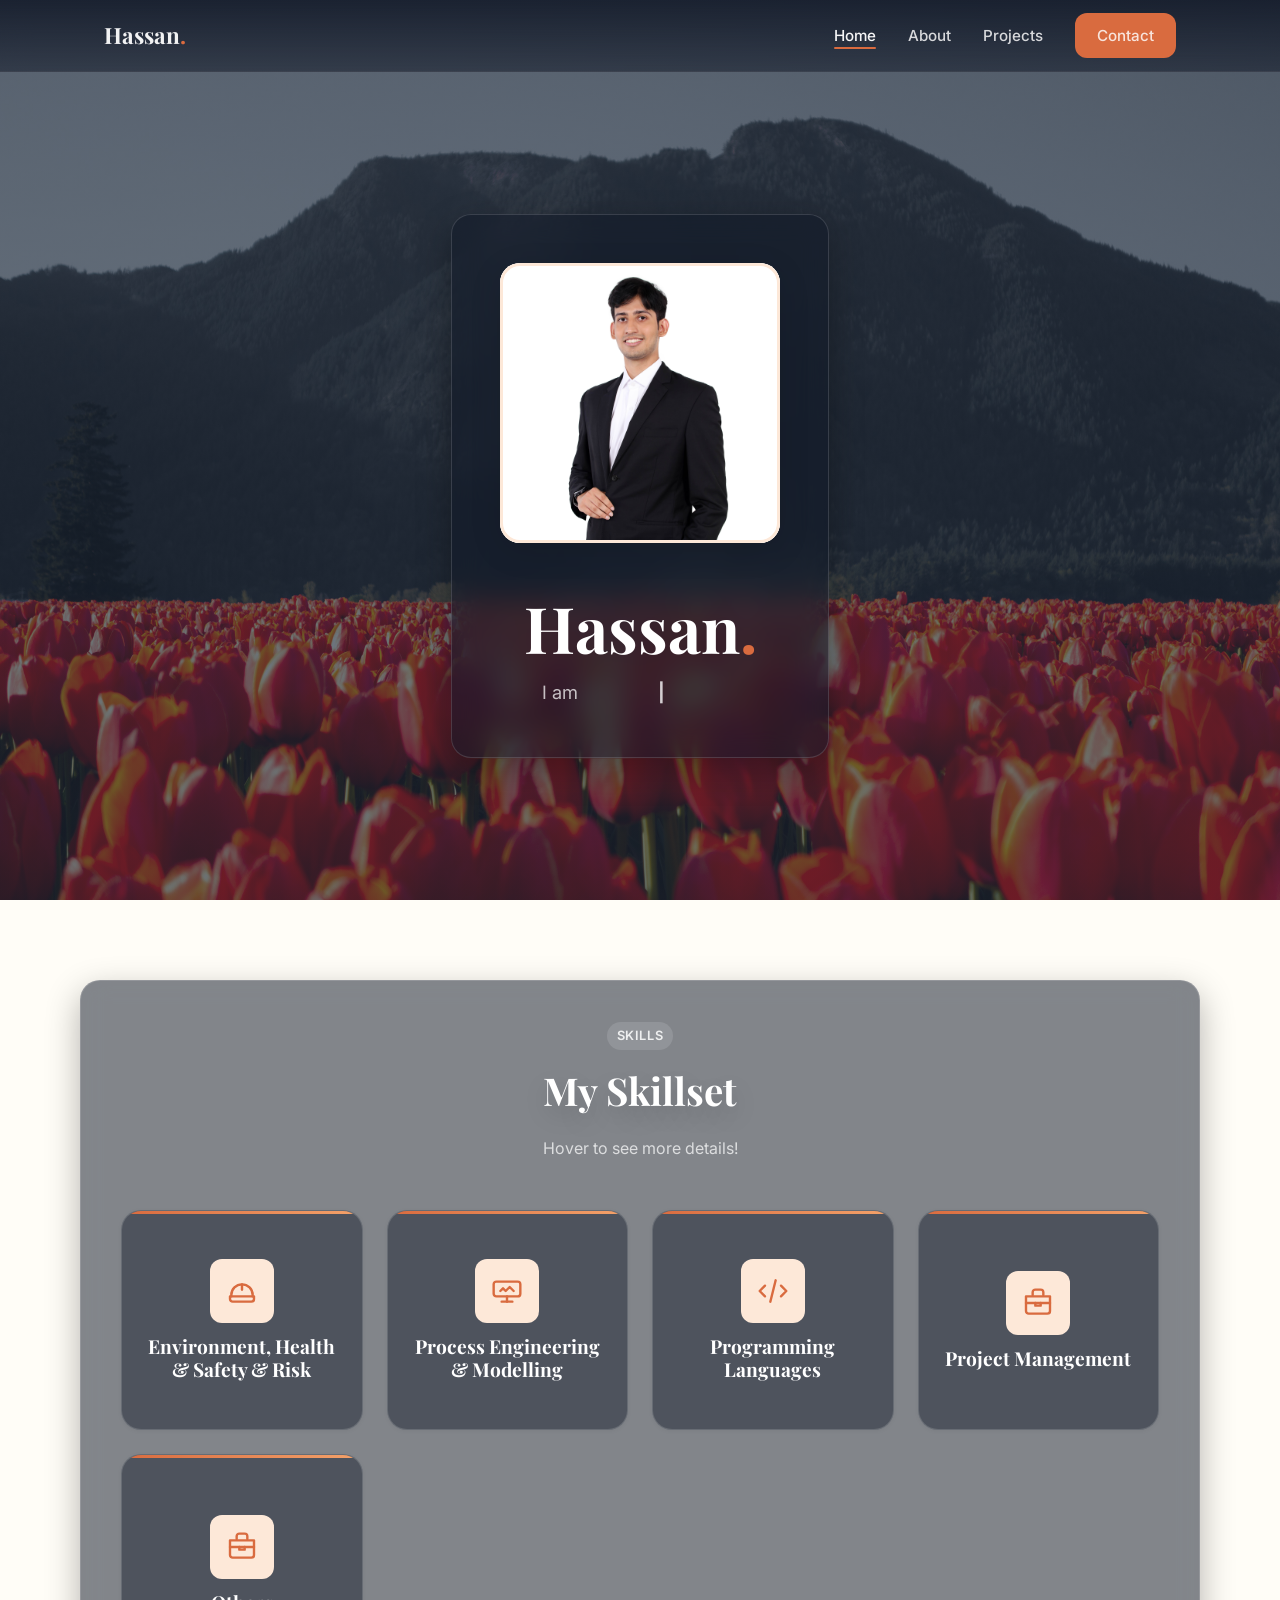
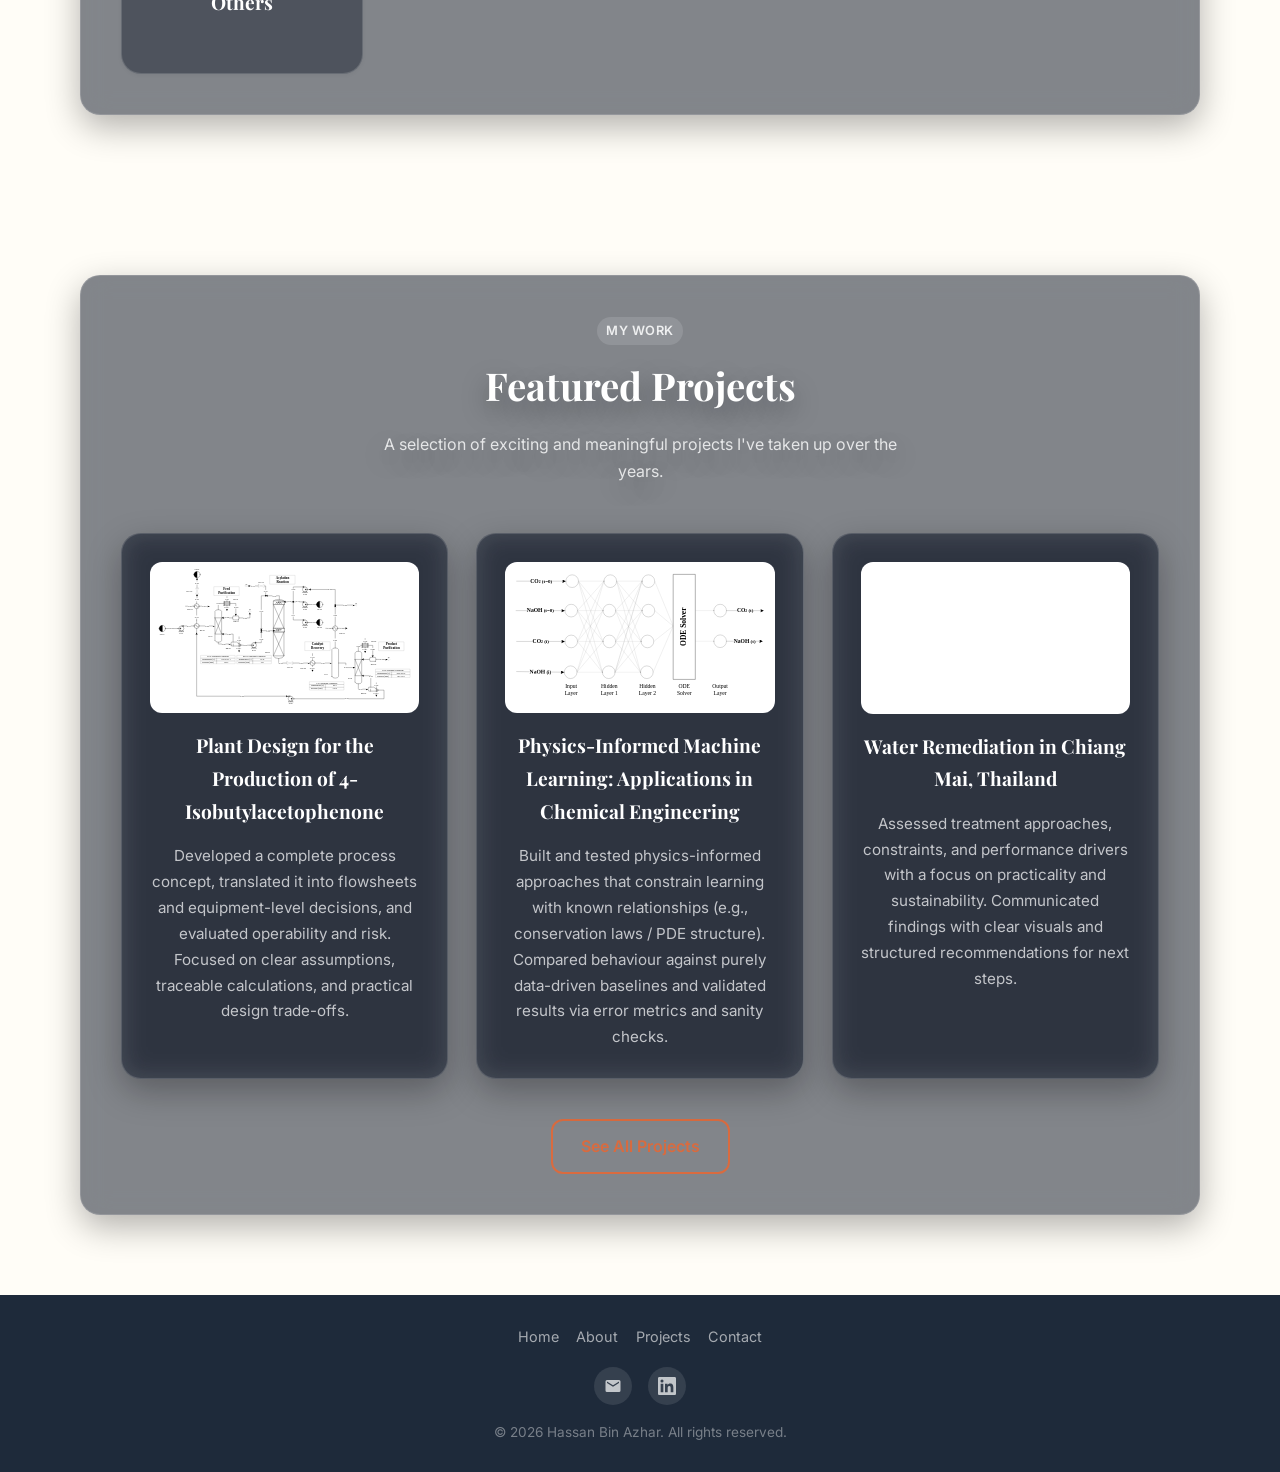
<file: index.html>
<!DOCTYPE html>
<html lang="en">
<head>
  <meta charset="UTF-8" />
  <meta name="viewport" content="width=device-width, initial-scale=1.0" />
  <title>Hassan - Home</title>
  <meta name="description" content="Personal website of Hassan Bin Azhar" />
  <link rel="preconnect" href="https://fonts.googleapis.com" />
  <link rel="preconnect" href="https://fonts.gstatic.com" crossorigin />
  <link href="https://fonts.googleapis.com/css2?family=Inter:wght@400;500;600&family=Playfair+Display:ital,wght@0,700;1,700&display=swap" rel="stylesheet" />
  <link rel="stylesheet" href="css/style.css" />
</head>
<body class="home">

  <!-- ====== Navigation ====== -->
  <nav class="navbar" role="navigation" aria-label="Main navigation">
    <div class="container nav-inner">
      <a href="index.html" class="nav-logo">Hassan<span>.</span></a>
      <button class="nav-toggle" aria-label="Toggle menu" aria-expanded="false">
        <span></span><span></span><span></span>
      </button>
      <ul class="nav-links" role="list">
        <li><a href="index.html">Home</a></li>
        <li><a href="about.html">About</a></li>
        <li><a href="projects.html">Projects</a></li>
        <li><a href="contact/" class="btn btn-primary" style="padding:.5rem 1.25rem;">Contact</a></li>
      </ul>
    </div>
  </nav>

  <main class="page-content">

    <!-- ====== Hero ====== -->
    <section class="hero">
      <div class="container hero-inner">
        <div class="hero-avatar">
          <img src="assets/profile.jpg" alt="Hassan Bin Azhar" width="280" height="280" loading="lazy" decoding="async" />
        </div>

        <div class="hero-text" style="text-align:center;">
          <h1 class="hero-title" style="margin-bottom:.75rem;">
            <strong>Hassan<span style="color:var(--clr-accent);">.</span></strong>
          </h1>
          <p class="hero-subtitle" style="max-width:none;margin-bottom:0;">
            I am <span class="typewriter" data-words='["an Engineer","a Researcher","an Achiever","a Team Player"]'></span>
          </p>
        </div>
      </div>
    </section>

    <!-- ====== Skills ====== -->
    <section class="section-pad section-panel skills-icons home-skills">
      <div class="container">
        <div class="section-heading reveal">
          <span class="badge">Skills</span>
          <h2>My Skillset</h2>
          <p>Hover to see more details!</p>
        </div>
        <div class="skills-icons-grid">
          <div class="skill-icon-card reveal" tabindex="0">
            <div class="skill-icon-header">
              <div class="skill-icon-badge" aria-hidden="true">
                <svg xmlns="http://www.w3.org/2000/svg" fill="none" viewBox="0 0 24 24" stroke="currentColor" stroke-width="1.8" stroke-linecap="round" stroke-linejoin="round">
                  <path d="M4 16v-1a8 8 0 0 1 16 0v1" />
                  <path d="M3 16h18v2a2 2 0 0 1-2 2H5a2 2 0 0 1-2-2v-2z" />
                  <path d="M12 7v4" />
                </svg>
              </div>
              <div>
                <h3>Environment, Health &amp; Safety &amp; Risk</h3>
              </div>
            </div>
            <div class="skill-icon-details" aria-label="EHS &amp; Risk skills">
              <span class="tag">HAZID/HAZOP</span>
              <span class="tag">Bow-Tie Analysis</span>
              <span class="tag">Sustainability &amp; Climate Risk</span>
              <span class="tag">Carbon Accounting</span>
            </div>
          </div>

          <div class="skill-icon-card reveal" tabindex="0">
            <div class="skill-icon-header">
              <div class="skill-icon-badge" aria-hidden="true">
                <svg xmlns="http://www.w3.org/2000/svg" fill="none" viewBox="0 0 24 24" stroke="currentColor" stroke-width="1.8" stroke-linecap="round" stroke-linejoin="round">
                  <path d="M4 5h16a2 2 0 0 1 2 2v7a2 2 0 0 1-2 2H4a2 2 0 0 1-2-2V7a2 2 0 0 1 2-2z" />
                  <path d="M8 20h8" />
                  <path d="M12 16v4" />
                  <path d="M7 12l2-2 2 2 3-3 3 3" />
                </svg>
              </div>
              <div>
                <h3>Process Engineering &amp; Modelling</h3>
              </div>
            </div>
            <div class="skill-icon-details" aria-label="Process engineering and modelling skills">
              <span class="tag">Process Development</span>
              <span class="tag">Process Control</span>
              <span class="tag">Aspen HYSYS</span>
              <span class="tag">ALOHA</span>
            </div>
          </div>

          <div class="skill-icon-card reveal" tabindex="0">
            <div class="skill-icon-header">
              <div class="skill-icon-badge" aria-hidden="true">
                <svg xmlns="http://www.w3.org/2000/svg" fill="none" viewBox="0 0 24 24" stroke="currentColor" stroke-width="1.8" stroke-linecap="round" stroke-linejoin="round">
                  <path d="M10 20l4-16m4 4l4 4-4 4M6 16l-4-4 4-4" />
                </svg>
              </div>
              <div>
                <h3>Programming Languages</h3>
              </div>
            </div>
            <div class="skill-icon-details" aria-label="Programming languages">
              <span class="tag">MATLAB</span>
              <span class="tag">Python</span>
              <span class="tag">C</span>
              <span class="tag">HTML</span>
              <span class="tag">SQL</span>
              <span class="tag">Excel VBA</span>
            </div>
          </div>

          <div class="skill-icon-card reveal" tabindex="0">
            <div class="skill-icon-header">
              <div class="skill-icon-badge" aria-hidden="true">
                <svg xmlns="http://www.w3.org/2000/svg" fill="none" viewBox="0 0 24 24" stroke="currentColor" stroke-width="1.8" stroke-linecap="round" stroke-linejoin="round">
                  <path d="M8 6V4a2 2 0 0 1 2-2h4a2 2 0 0 1 2 2v2" />
                  <path d="M3 7h18v11a2 2 0 0 1-2 2H5a2 2 0 0 1-2-2V7z" />
                  <path d="M3 12h18" />
                  <path d="M10 12v2h4v-2" />
                </svg>
              </div>
              <div>
                <h3>Project Management</h3>
              </div>
            </div>
            <div class="skill-icon-details" aria-label="Project management skills">
              <span class="tag">Cross-Functional Communication</span>
              <span class="tag">Scheduling</span>
              <span class="tag">Budgeting</span>
            </div>
          </div>

          <div class="skill-icon-card reveal" tabindex="0">
            <div class="skill-icon-header">
              <div class="skill-icon-badge" aria-hidden="true">
                <svg xmlns="http://www.w3.org/2000/svg" fill="none" viewBox="0 0 24 24" stroke="currentColor" stroke-width="1.8" stroke-linecap="round" stroke-linejoin="round">
                  <path d="M8 6V4a2 2 0 0 1 2-2h4a2 2 0 0 1 2 2v2" />
                  <path d="M3 7h18v11a2 2 0 0 1-2 2H5a2 2 0 0 1-2-2V7z" />
                  <path d="M3 12h18" />
                  <path d="M10 12v2h4v-2" />
                </svg>
              </div>
              <div>
                <h3>Others</h3>
              </div>
            </div>
            <div class="skill-icon-details" aria-label="Other tools">
              <span class="tag">Microsoft Office</span>
              <span class="tag">VSCode</span>
              <span class="tag">GitHub</span>
            </div>
          </div>
        </div>
      </div>
    </section>

    <!-- ====== Featured Projects ====== -->
    <section class="section-pad section-panel section-on-bg home-featured">
      <div class="container">
        <div class="section-heading reveal">
          <span class="badge">My Work</span>
          <h2>Featured Projects</h2>
          <p>A selection of exciting and meaningful projects I've taken up over the years.</p>
        </div>
        <div class="card-grid">
          <article class="card reveal">
            <div class="card-thumb card-thumb--white">
              <img src="assets/project-plant-design.svg" alt="Plant design project thumbnail" loading="lazy" decoding="async" />
            </div>
            <h3>Plant Design for the Production of 4-Isobutylacetophenone</h3>
            <p class="card-summary">Developed a complete process concept, translated it into flowsheets and equipment-level decisions, and evaluated operability and risk. Focused on clear assumptions, traceable calculations, and practical design trade-offs.</p>
          </article>
          <article class="card reveal">
            <div class="card-thumb card-thumb--white">
              <img src="assets/project-physics-ml.svg" alt="Physics-informed machine learning project thumbnail" loading="lazy" decoding="async" />
            </div>
            <h3>Physics-Informed Machine Learning: Applications in Chemical Engineering</h3>
            <p class="card-summary">Built and tested physics-informed approaches that constrain learning with known relationships (e.g., conservation laws / PDE structure). Compared behaviour against purely data-driven baselines and validated results via error metrics and sanity checks.</p>
          </article>
          <article class="card reveal">
            <div class="card-thumb">
              <img src="assets/project-water-remediation.jpg" alt="Water remediation project thumbnail" loading="lazy" decoding="async" />
            </div>
            <h3>Water Remediation in Chiang Mai, Thailand</h3>
            <p class="card-summary">Assessed treatment approaches, constraints, and performance drivers with a focus on practicality and sustainability. Communicated findings with clear visuals and structured recommendations for next steps.</p>
          </article>
        </div>
        <div class="text-center" style="margin-top:2.5rem;">
          <a href="projects.html" class="btn btn-outline">See All Projects</a>
        </div>
      </div>
    </section>

  </main>

  <!-- ====== Footer ====== -->
  <footer class="footer">
    <div class="container footer-inner">
      <ul class="footer-links" role="list">
        <li><a href="index.html">Home</a></li>
        <li><a href="about.html">About</a></li>
        <li><a href="projects.html">Projects</a></li>
        <li><a href="contact/">Contact</a></li>
      </ul>
      <div class="social-links">
        <a href="mailto:HassanAzhar@u.nus.edu" class="social-link" aria-label="Email">
          <svg xmlns="http://www.w3.org/2000/svg" viewBox="0 0 24 24" fill="currentColor"><path d="M20 4H4a2 2 0 00-2 2v12a2 2 0 002 2h16a2 2 0 002-2V6a2 2 0 00-2-2zm0 4l-8 5-8-5V6l8 5 8-5v2z"/></svg>
        </a>
        <a href="https://www.linkedin.com/in/hbazhar/" class="social-link" aria-label="LinkedIn">
          <svg xmlns="http://www.w3.org/2000/svg" viewBox="0 0 24 24" fill="currentColor"><path d="M20.447 20.452h-3.554v-5.569c0-1.328-.027-3.037-1.852-3.037-1.853 0-2.136 1.445-2.136 2.939v5.667H9.351V9h3.414v1.561h.046c.477-.9 1.637-1.85 3.37-1.85 3.601 0 4.267 2.37 4.267 5.455v6.286zM5.337 7.433a2.062 2.062 0 01-2.063-2.065 2.064 2.064 0 112.063 2.065zm1.782 13.019H3.555V9h3.564v11.452zM22.225 0H1.771C.792 0 0 .774 0 1.729v20.542C0 23.227.792 24 1.771 24h20.451C23.2 24 24 23.227 24 22.271V1.729C24 .774 23.2 0 22.222 0h.003z"/></svg>
        </a>
      </div>
      <p class="footer-copy">&copy; <span id="year"></span> Hassan Bin Azhar. All rights reserved.</p>
    </div>
  </footer>

  <script src="js/main.js"></script>
  <script>document.getElementById('year').textContent = new Date().getFullYear();</script>
</body>
</html>
</file>
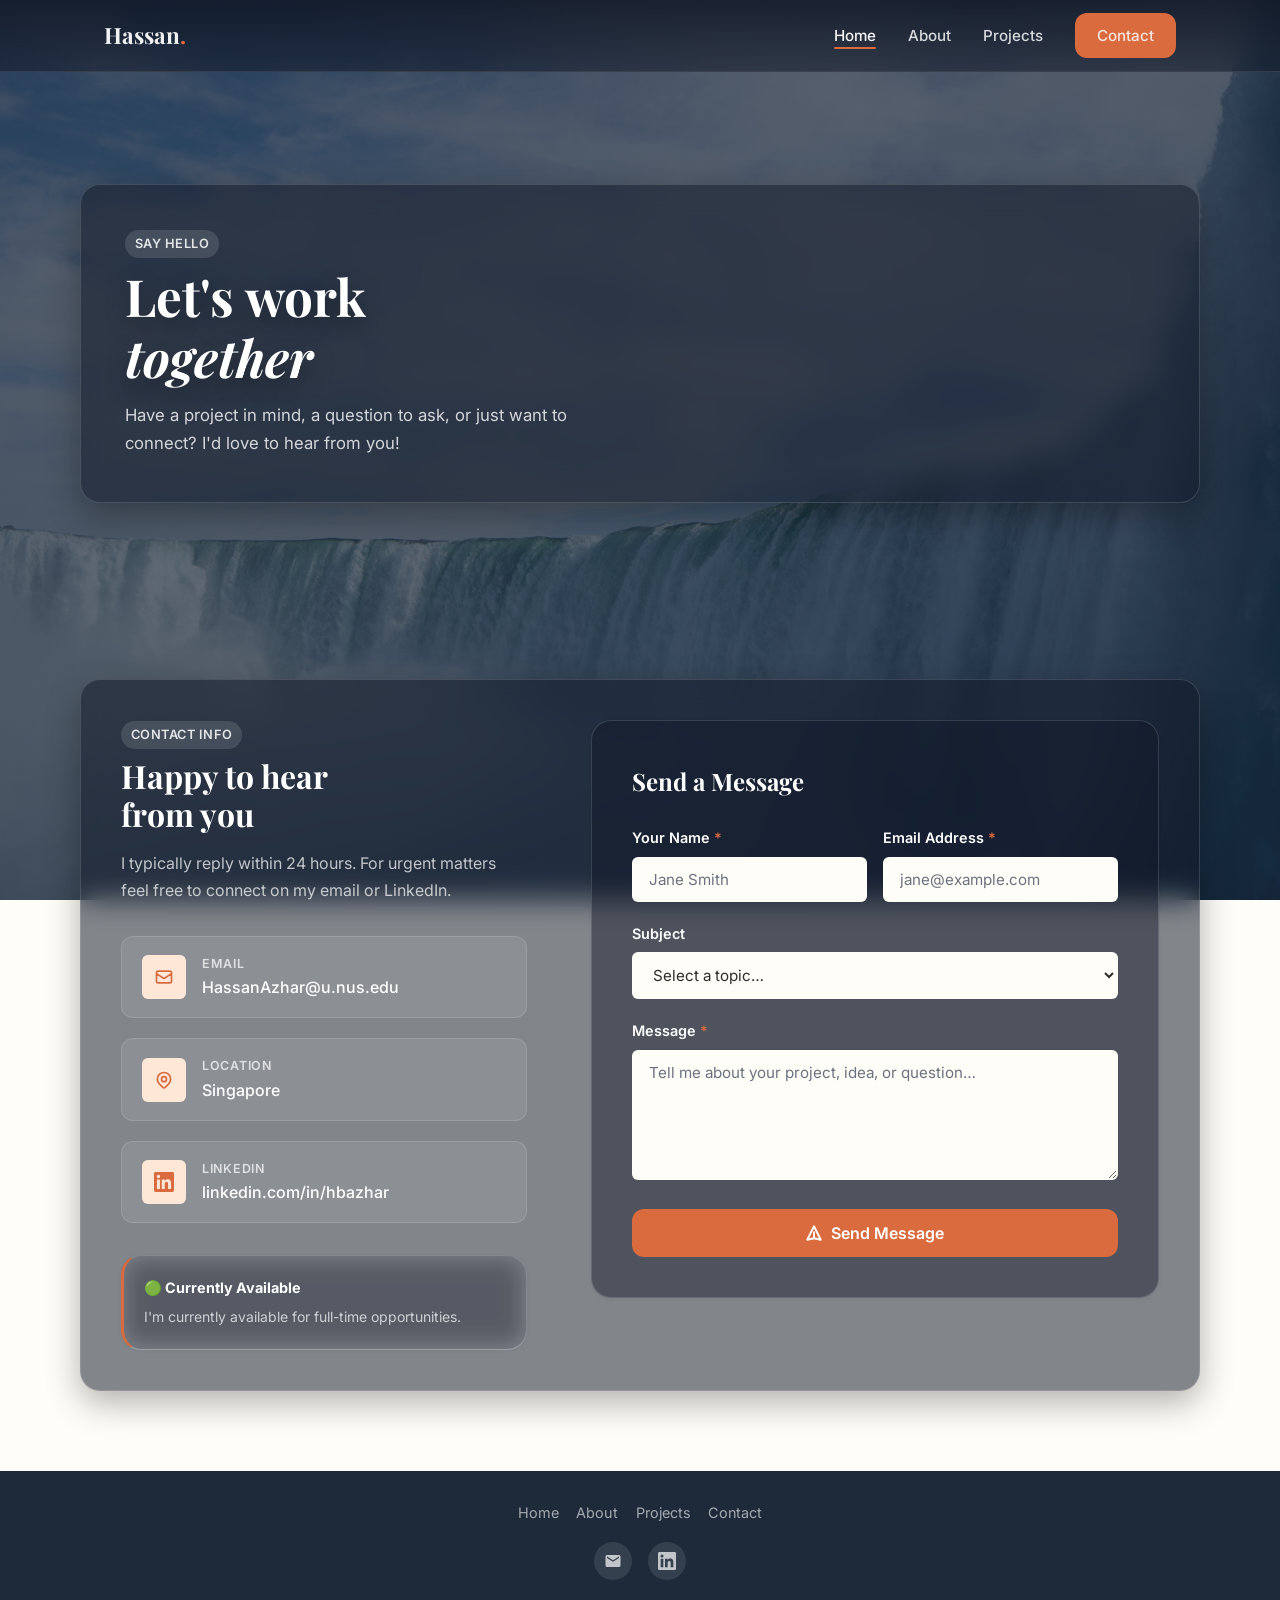
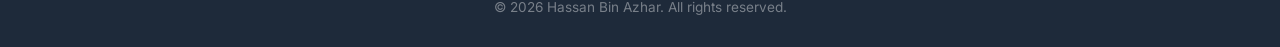
<file: contact/index.html>
<!DOCTYPE html>
<html lang="en">
<head>
  <meta charset="UTF-8" />
  <meta name="viewport" content="width=device-width, initial-scale=1.0" />
  <title>Hassan - Contact</title>
  <meta name="description" content="Get in touch with Hassan Bin Azhar — for project inquiries, collaborations, or just to say hello." />
  <base href="../" />
  <link rel="preconnect" href="https://fonts.googleapis.com" />
  <link rel="preconnect" href="https://fonts.gstatic.com" crossorigin />
  <link href="https://fonts.googleapis.com/css2?family=Inter:wght@400;500;600&family=Playfair+Display:ital,wght@0,700;1,700&display=swap" rel="stylesheet" />
  <link rel="stylesheet" href="css/style.css" />
</head>
<body class="has-bg bg-contact">

  <!-- ====== Navigation ====== -->
  <nav class="navbar" role="navigation" aria-label="Main navigation">
    <div class="container nav-inner">
      <a href="index.html" class="nav-logo">Hassan<span>.</span></a>
      <button class="nav-toggle" aria-label="Toggle menu" aria-expanded="false">
        <span></span><span></span><span></span>
      </button>
      <ul class="nav-links" role="list">
        <li><a href="index.html">Home</a></li>
        <li><a href="about.html">About</a></li>
        <li><a href="projects.html">Projects</a></li>
        <li><a href="contact/" class="btn btn-primary" style="padding:.5rem 1.25rem;">Contact</a></li>
      </ul>
    </div>
  </nav>

  <main class="page-content">

    <!-- ====== Page Hero ====== -->
    <div class="page-hero">
      <div class="container">
        <span class="badge">Say Hello</span>
        <h1 style="font-family:var(--font-heading);font-size:clamp(2rem,4vw,3.2rem);color:var(--clr-primary);margin-top:.5rem;line-height:1.2;">Let's work<br><em>together</em></h1>
        <p style="color:var(--clr-text-muted);margin-top:.75rem;max-width:480px;font-size:1.05rem;">
          Have a project in mind, a question to ask, or just want to connect? I'd love to hear from you!
        </p>
      </div>
    </div>

    <!-- ====== Contact Grid ====== -->
    <section class="section-pad section-panel">
      <div class="container">
        <div class="contact-grid">

          <!-- Left: info -->
          <div class="reveal">
            <span class="badge">Contact Info</span>
            <h2 style="font-family:var(--font-heading);font-size:clamp(1.6rem,2.5vw,2.2rem);color:var(--clr-primary);margin:.5rem 0 1rem;line-height:1.2;">Happy to hear<br>from you</h2>
            <p style="color:var(--clr-text-muted);margin-bottom:2rem;font-size:1rem;">
              I typically reply within 24 hours. For urgent matters feel free to connect on my email or LinkedIn.
            </p>

            <dl class="contact-methods">
              <div class="contact-method">
                <div class="contact-method-icon">
                  <svg xmlns="http://www.w3.org/2000/svg" fill="none" viewBox="0 0 24 24" stroke="currentColor" stroke-width="2"><path stroke-linecap="round" stroke-linejoin="round" d="M3 8l7.89 5.26a2 2 0 002.22 0L21 8M5 19h14a2 2 0 002-2V7a2 2 0 00-2-2H5a2 2 0 00-2 2v10a2 2 0 002 2z"/></svg>
                </div>
                <div class="contact-method-text">
                  <dt>Email</dt>
                  <dd><a href="mailto:HassanAzhar@u.nus.edu" style="color:var(--clr-primary);">HassanAzhar@u.nus.edu</a></dd>
                </div>
              </div>
              <div class="contact-method">
                <div class="contact-method-icon">
                  <svg xmlns="http://www.w3.org/2000/svg" fill="none" viewBox="0 0 24 24" stroke="currentColor" stroke-width="2"><path stroke-linecap="round" stroke-linejoin="round" d="M17.657 16.657L13.414 20.9a1.998 1.998 0 01-2.827 0l-4.244-4.243a8 8 0 1111.314 0z"/><path stroke-linecap="round" stroke-linejoin="round" d="M15 11a3 3 0 11-6 0 3 3 0 016 0z"/></svg>
                </div>
                <div class="contact-method-text">
                  <dt>Location</dt>
                  <dd>Singapore</dd>
                </div>
              </div>
              <div class="contact-method">
                <div class="contact-method-icon">
                  <svg xmlns="http://www.w3.org/2000/svg" viewBox="0 0 24 24" fill="currentColor" style="width:20px;height:20px;color:var(--clr-accent);"><path d="M20.447 20.452h-3.554v-5.569c0-1.328-.027-3.037-1.852-3.037-1.853 0-2.136 1.445-2.136 2.939v5.667H9.351V9h3.414v1.561h.046c.477-.9 1.637-1.85 3.37-1.85 3.601 0 4.267 2.37 4.267 5.455v6.286zM5.337 7.433a2.062 2.062 0 01-2.063-2.065 2.064 2.064 0 112.063 2.065zm1.782 13.019H3.555V9h3.564v11.452zM22.225 0H1.771C.792 0 0 .774 0 1.729v20.542C0 23.227.792 24 1.771 24h20.451C23.2 24 24 23.227 24 22.271V1.729C24 .774 23.2 0 22.222 0h.003z"/></svg>
                </div>
                <div class="contact-method-text">
                  <dt>LinkedIn</dt>
                  <dd><a href="https://www.linkedin.com/in/hbazhar/" style="color:var(--clr-primary);">linkedin.com/in/hbazhar</a></dd>
                </div>
              </div>
            </dl>

            <!-- Availability note -->
            <div class="availability-card">
              <p class="availability-title">🟢 Currently Available</p>
              <p class="availability-text">I'm currently available for full-time opportunities.</p>
            </div>
          </div>

          <!-- Right: form -->
          <div class="contact-form-wrap reveal">
            <h2>Send a Message</h2>
            <form id="contact-form" action="https://formsubmit.co/HassanAzhar@u.nus.edu" method="POST" novalidate>
              <input type="text" name="_honey" style="display:none" tabindex="-1" autocomplete="off" />
              <input type="hidden" name="_subject" value="New message from hassanbinazhar.com" />
              <input type="hidden" name="_captcha" value="false" />
              <div class="form-row">
                <div class="form-group">
                  <label for="name">Your Name <span style="color:var(--clr-accent);">*</span></label>
                  <input type="text" id="name" name="name" placeholder="Jane Smith" required autocomplete="name" />
                </div>
                <div class="form-group">
                  <label for="email">Email Address <span style="color:var(--clr-accent);">*</span></label>
                  <input type="email" id="email" name="email" placeholder="jane@example.com" required autocomplete="email" />
                </div>
              </div>
              <div class="form-group">
                <label for="subject">Subject</label>
                <select id="subject" name="subject">
                  <option value="">Select a topic…</option>
                  <option value="project">New Job Opportunity</option>
                  <option value="freelance">Freelance Work</option>
                  <option value="collaboration">Collaboration</option>
                  <option value="other">Other</option>
                </select>
              </div>
              <div class="form-group">
                <label for="message">Message <span style="color:var(--clr-accent);">*</span></label>
                <textarea id="message" name="message" placeholder="Tell me about your project, idea, or question…" required></textarea>
              </div>
              <div class="form-submit">
                <button type="submit" class="btn btn-primary">
                  <svg xmlns="http://www.w3.org/2000/svg" width="18" height="18" fill="none" viewBox="0 0 24 24" stroke="currentColor" stroke-width="2.5"><path stroke-linecap="round" stroke-linejoin="round" d="M12 19l9 2-9-18-9 18 9-2zm0 0v-8"/></svg>
                  Send Message
                </button>
              </div>
            </form>

            <!-- Success state -->
            <div id="form-success" class="form-success">
              <svg xmlns="http://www.w3.org/2000/svg" fill="none" viewBox="0 0 24 24" stroke="currentColor" stroke-width="1.5"><path stroke-linecap="round" stroke-linejoin="round" d="M9 12l2 2 4-4m6 2a9 9 0 11-18 0 9 9 0 0118 0z"/></svg>
              <h3>Message Sent! 🎉</h3>
              <p>Thanks for reaching out. I'll get back to you within 24 hours.</p>
            </div>
          </div>

        </div>
      </div>
    </section>

  </main>

  <!-- ====== Footer ====== -->
  <footer class="footer">
    <div class="container footer-inner">
      <ul class="footer-links" role="list">
        <li><a href="index.html">Home</a></li>
        <li><a href="about.html">About</a></li>
        <li><a href="projects.html">Projects</a></li>
        <li><a href="contact/">Contact</a></li>
      </ul>
      <div class="social-links">
        <a href="mailto:HassanAzhar@u.nus.edu" class="social-link" aria-label="Email">
          <svg xmlns="http://www.w3.org/2000/svg" viewBox="0 0 24 24" fill="currentColor"><path d="M20 4H4a2 2 0 00-2 2v12a2 2 0 002 2h16a2 2 0 002-2V6a2 2 0 00-2-2zm0 4l-8 5-8-5V6l8 5 8-5v2z"/></svg>
        </a>
        <a href="https://www.linkedin.com/in/hbazhar/" class="social-link" aria-label="LinkedIn">
          <svg xmlns="http://www.w3.org/2000/svg" viewBox="0 0 24 24" fill="currentColor"><path d="M20.447 20.452h-3.554v-5.569c0-1.328-.027-3.037-1.852-3.037-1.853 0-2.136 1.445-2.136 2.939v5.667H9.351V9h3.414v1.561h.046c.477-.9 1.637-1.85 3.37-1.85 3.601 0 4.267 2.37 4.267 5.455v6.286zM5.337 7.433a2.062 2.062 0 01-2.063-2.065 2.064 2.064 0 112.063 2.065zm1.782 13.019H3.555V9h3.564v11.452zM22.225 0H1.771C.792 0 0 .774 0 1.729v20.542C0 23.227.792 24 1.771 24h20.451C23.2 24 24 23.227 24 22.271V1.729C24 .774 23.2 0 22.222 0h.003z"/></svg>
        </a>
      </div>
      <p class="footer-copy">&copy; <span id="year"></span> Hassan Bin Azhar. All rights reserved.</p>
    </div>
  </footer>

  <script src="js/main.js"></script>
  <script>document.getElementById('year').textContent = new Date().getFullYear();</script>
</body>
</html>
</file>
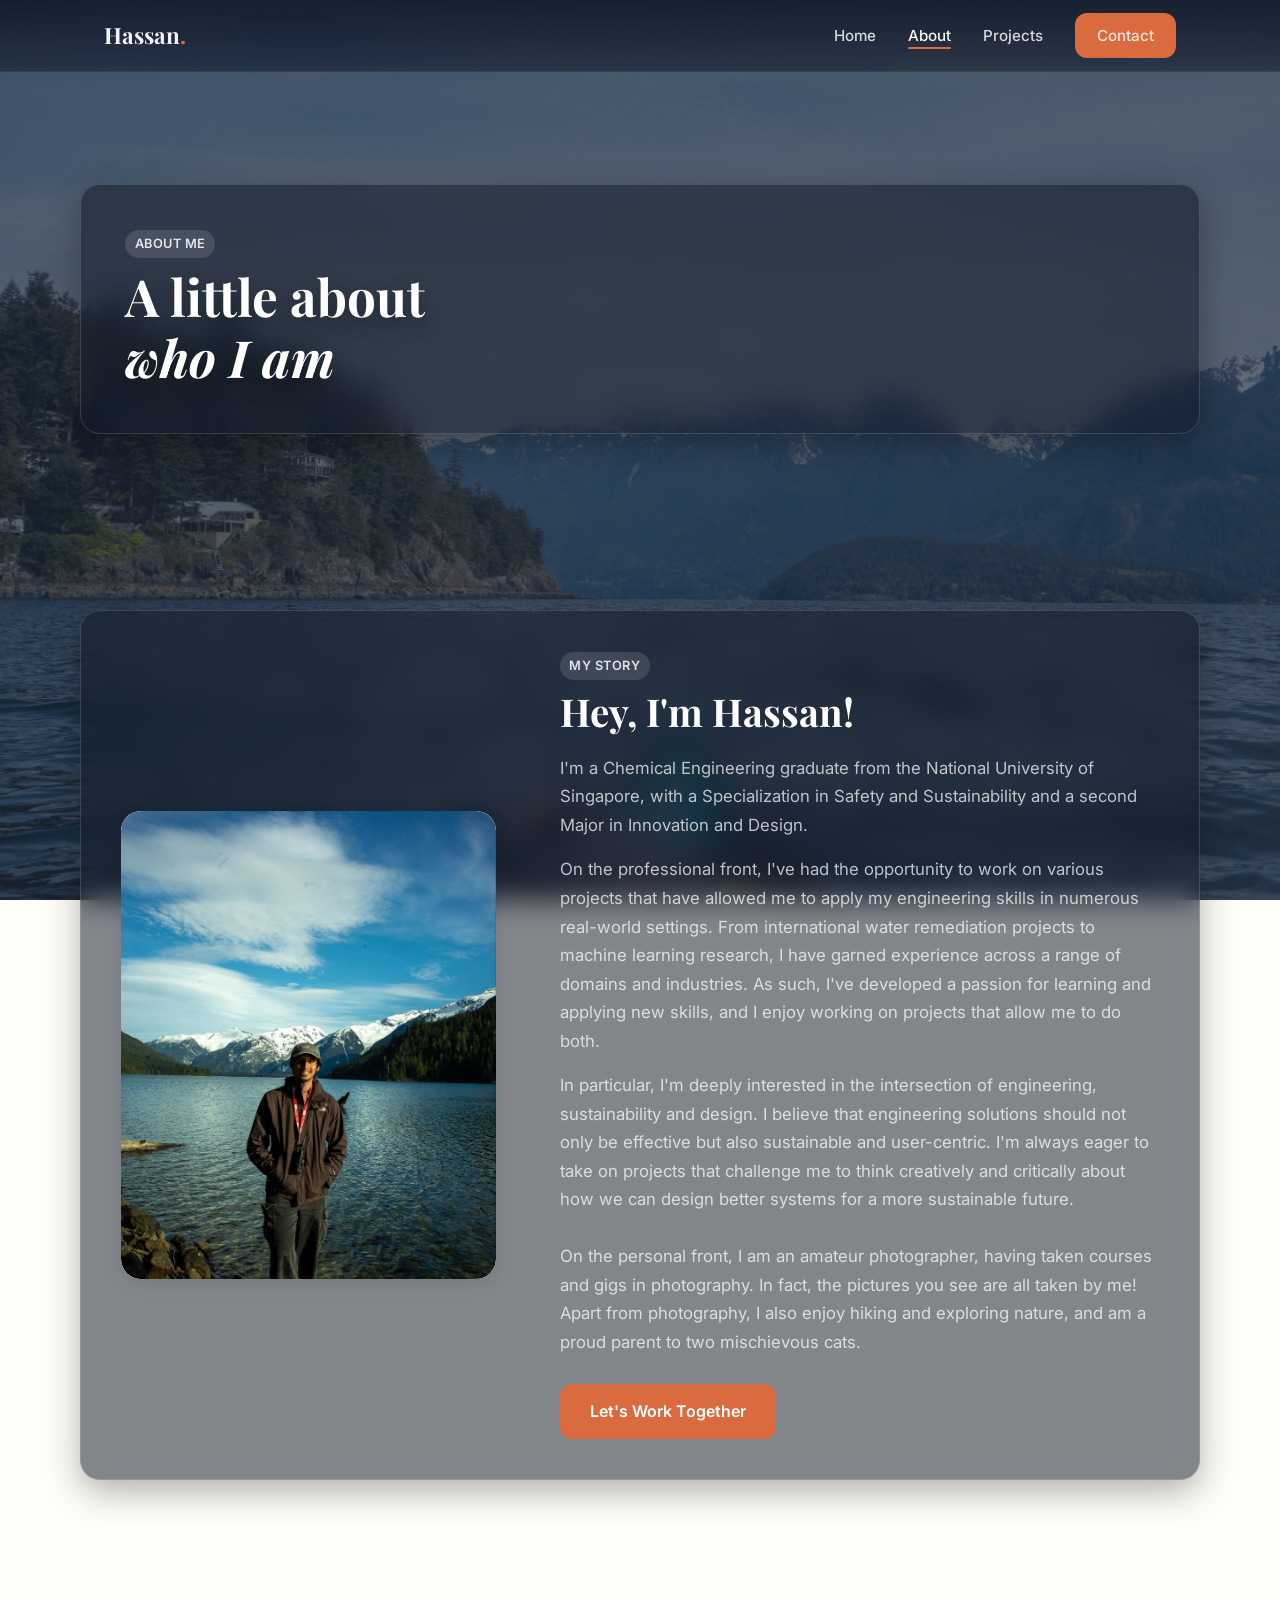
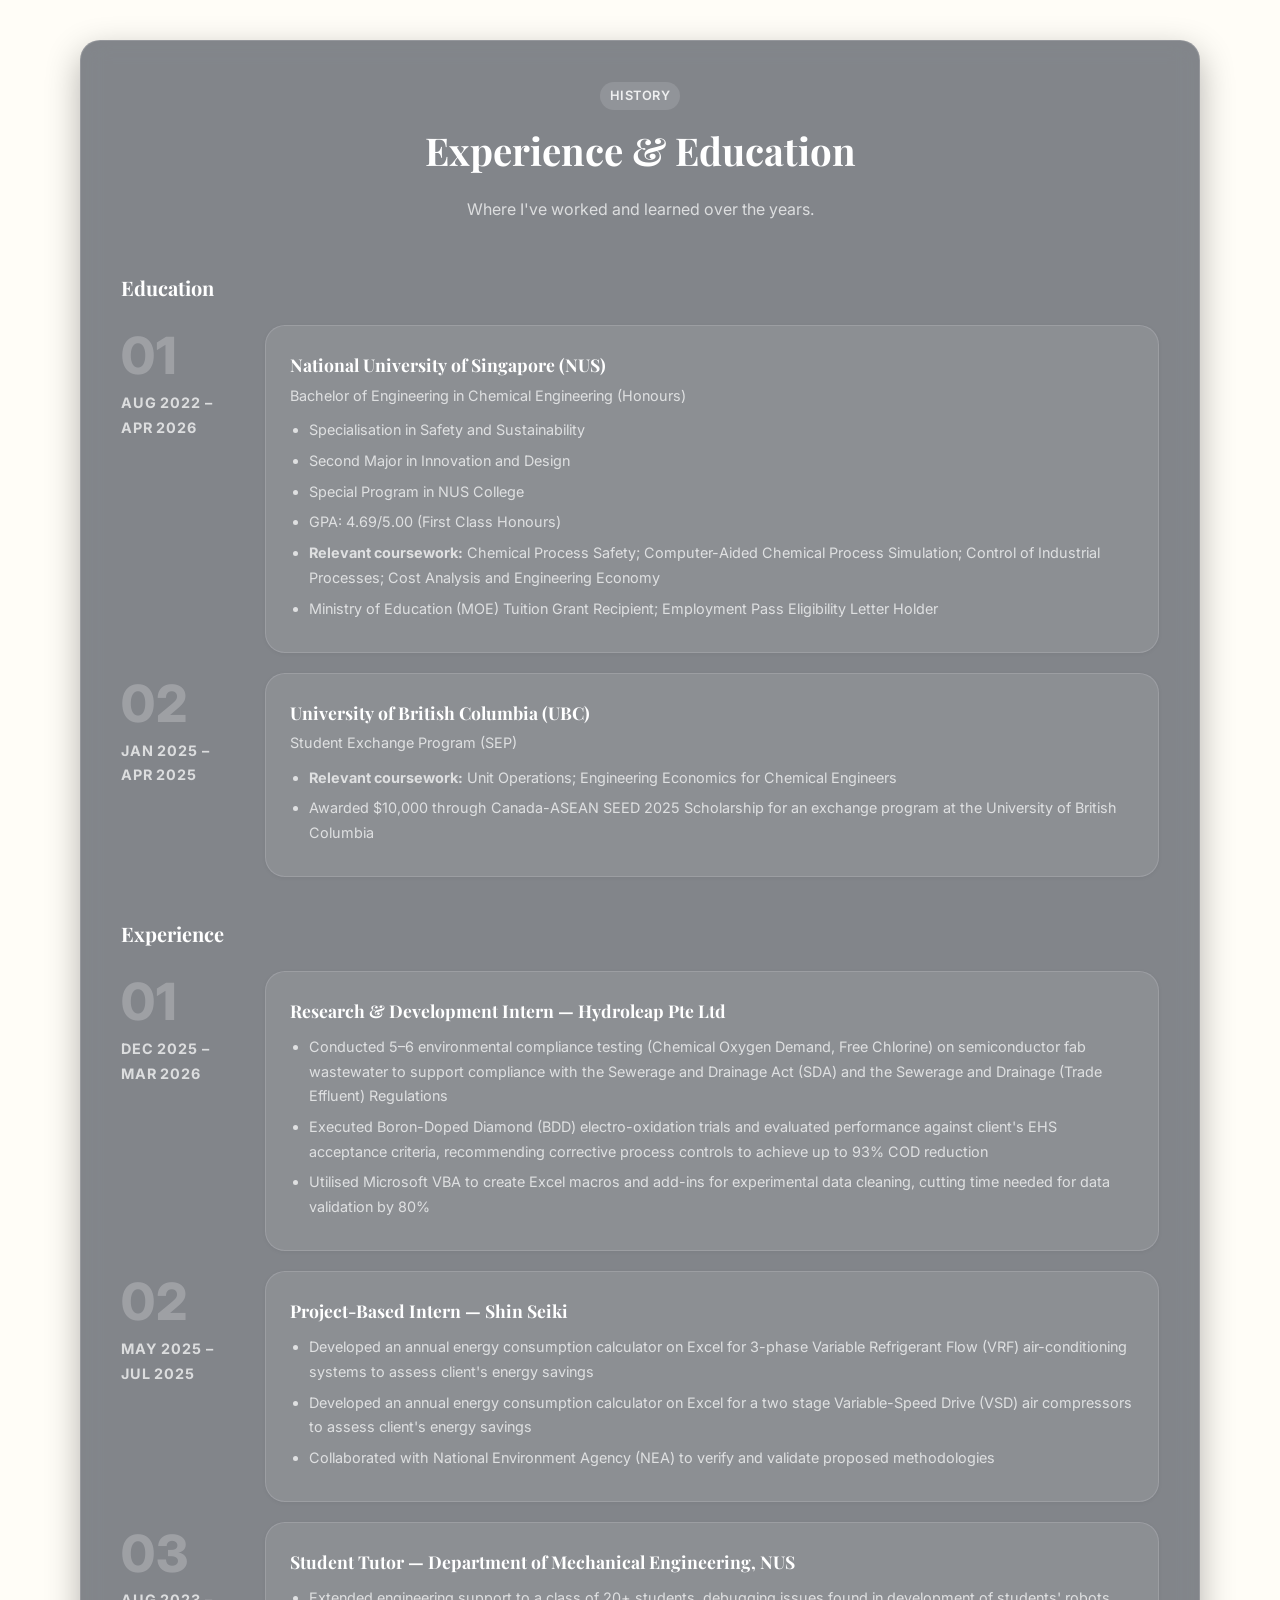
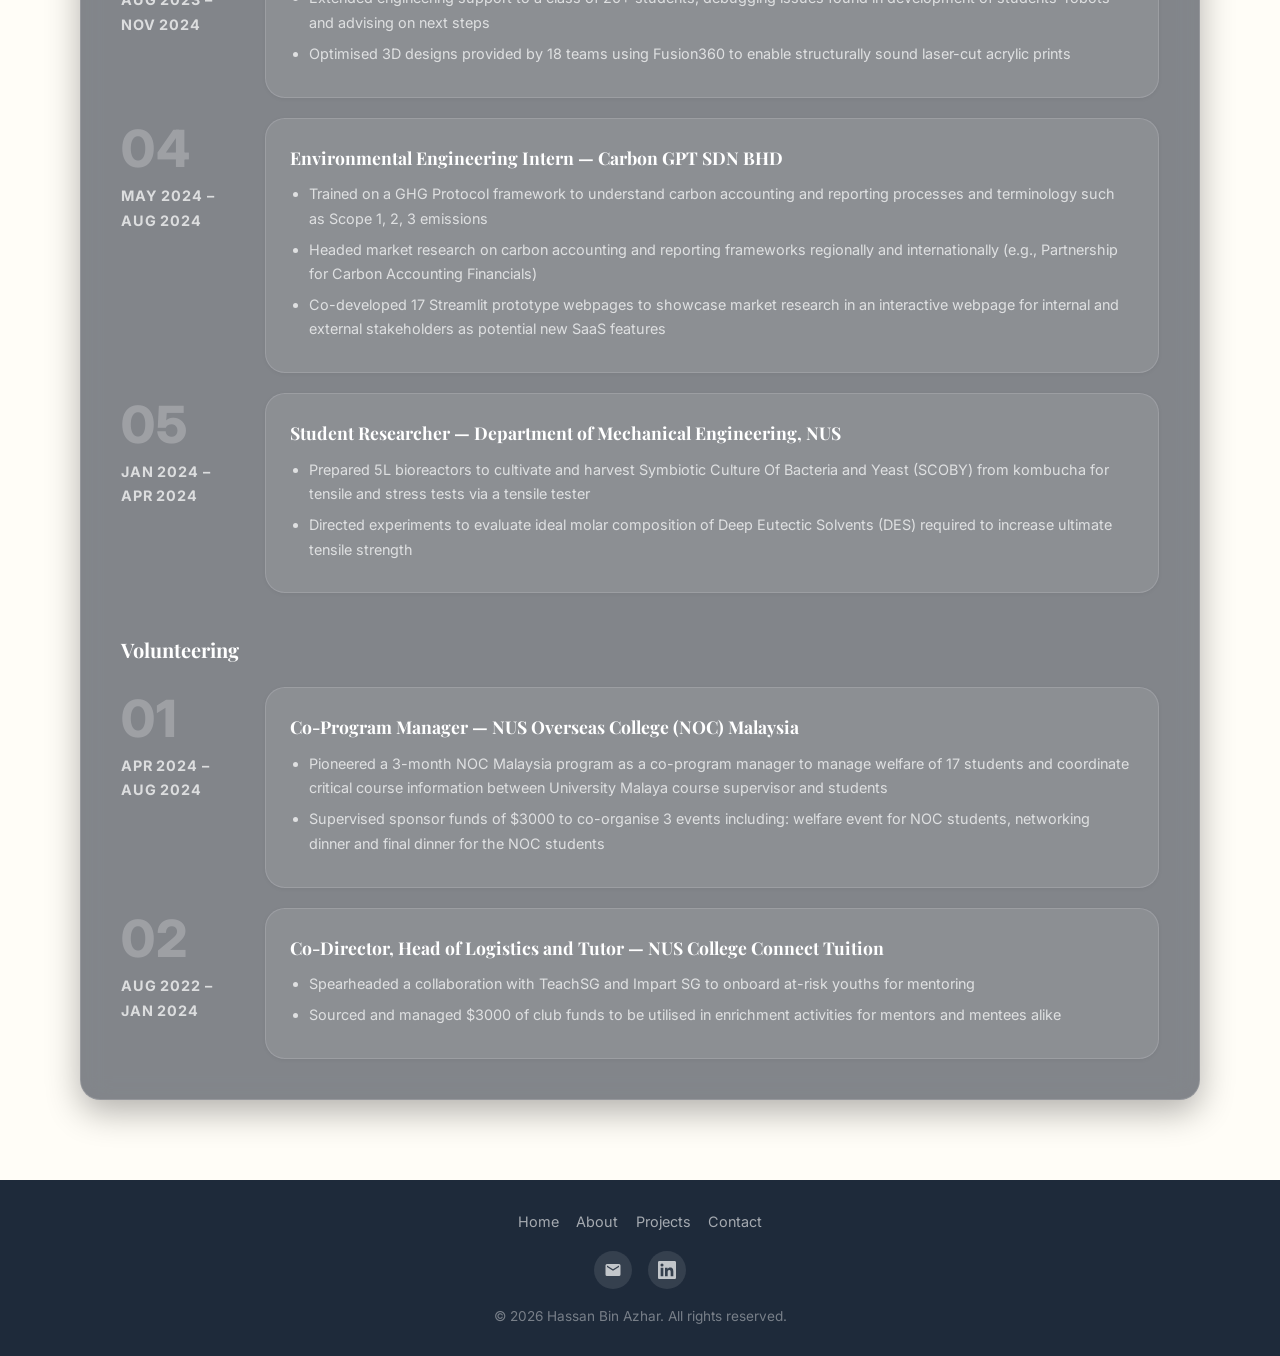
<file: about.html>
<!DOCTYPE html>
<html lang="en">
<head>
  <meta charset="UTF-8" />
  <meta name="viewport" content="width=device-width, initial-scale=1.0" />
  <title>Hassan - About</title>
  <meta name="description" content="Learn more about Hassan Bin Azhar — chemical engineering graduate with a focus on safety, sustainability, and design." />
  <link rel="preconnect" href="https://fonts.googleapis.com" />
  <link rel="preconnect" href="https://fonts.gstatic.com" crossorigin />
  <link href="https://fonts.googleapis.com/css2?family=Inter:wght@400;500;600&family=Playfair+Display:ital,wght@0,700;1,700&display=swap" rel="stylesheet" />
  <link rel="stylesheet" href="css/style.css" />
</head>
<body class="has-bg bg-about">

  <!-- ====== Navigation ====== -->
  <nav class="navbar" role="navigation" aria-label="Main navigation">
    <div class="container nav-inner">
      <a href="index.html" class="nav-logo">Hassan<span>.</span></a>
      <button class="nav-toggle" aria-label="Toggle menu" aria-expanded="false">
        <span></span><span></span><span></span>
      </button>
      <ul class="nav-links" role="list">
        <li><a href="index.html">Home</a></li>
        <li><a href="about.html">About</a></li>
        <li><a href="projects.html">Projects</a></li>
        <li><a href="contact/" class="btn btn-primary" style="padding:.5rem 1.25rem;">Contact</a></li>
      </ul>
    </div>
  </nav>

  <main class="page-content">

    <!-- ====== Page Hero ====== -->
    <div class="page-hero">
      <div class="container">
        <span class="badge">About Me</span>
        <h1 style="font-family:var(--font-heading);font-size:clamp(2rem,4vw,3.2rem);color:var(--clr-primary);margin-top:.5rem;line-height:1.2;">A little about<br><em>who I am</em></h1>
      </div>
    </div>

    <!-- ====== About Grid ====== -->
    <section class="section-pad section-panel">
      <div class="container">
        <div class="about-grid">

          <!-- Photo column -->
          <div class="about-photo reveal">
            <img src="assets/profile_2.jpg" alt="Hassan Bin Azhar" loading="lazy" decoding="async" style="width:100%;height:100%;object-fit:cover;border-radius:inherit;" />
          </div>

          <!-- Text column -->
          <div>
            <span class="badge">My Story</span>
            <h1 class="about-content" style="font-family:var(--font-heading);font-size:clamp(1.8rem,3vw,2.6rem);color:var(--clr-primary);margin:.5rem 0 1.25rem;line-height:1.2;">Hey, I'm Hassan!</h1>
            <p style="color:var(--clr-text-muted);font-size:1.05rem;margin-bottom:1rem;">
              I'm a Chemical Engineering graduate from the National University of Singapore, with a Specialization in Safety and Sustainability and a second Major in Innovation and Design.
            </p>
            <p style="color:var(--clr-text-muted);font-size:1.05rem;margin-bottom:1rem;">
              On the professional front, I've had the opportunity to work on various projects that have allowed me to apply my engineering skills in numerous real-world settings. From international water remediation projects to machine learning research, I have garned experience across a range of domains and industries. As such, I've developed a passion for learning and applying new skills, and I enjoy working on projects that allow me to do both.
            </p>
            <p style="color:var(--clr-text-muted);font-size:1.05rem;margin-bottom:1.75rem;">
              In particular, I'm deeply interested in the intersection of engineering, sustainability and design. I believe that engineering solutions should not only be effective but also sustainable and user-centric. I'm always eager to take on projects that challenge me to think creatively and critically about how we can design better systems for a more sustainable future.
            </p>

            <p style="color:var(--clr-text-muted);font-size:1.05rem;margin-bottom:1.75rem;">
              On the personal front, I am an amateur photographer, having taken courses and gigs in photography. In fact, the pictures you see are all taken by me! Apart from photography, I also enjoy hiking and exploring nature, and am a proud parent to two mischievous cats.
            </p>
            
            <a href="contact/" class="btn btn-primary">Let's Work Together</a>
          </div>
        </div>
      </div>
    </section>

    <!-- ====== Experience Timeline ====== -->
    <section class="section-pad section-panel">
      <div class="container">
        <div class="section-heading reveal">
          <span class="badge">History</span>
          <h2>Experience &amp; Education</h2>
          <p>Where I've worked and learned over the years.</p>
        </div>
        <div class="history-grid reveal">
          <!-- Education -->
          <div class="history-col">
            <h3 class="history-col-title">Education</h3>
            <div class="timeline-list split-list">
              <div class="timeline-item split-item">
                <div class="split-meta">
                  <div class="split-index" aria-hidden="true"></div>
                  <p class="timeline-date split-date">Aug 2022 &ndash; Apr 2026</p>
                </div>
                <div class="split-card">
                  <h3>National University of Singapore (NUS)</h3>
                  <p>Bachelor of Engineering in Chemical Engineering (Honours)</p>
                  <ul class="timeline-bullets">
                    <li>Specialisation in Safety and Sustainability</li>
                    <li>Second Major in Innovation and Design</li>
                    <li>Special Program in NUS College</li>
                    <li>GPA: 4.69/5.00 (First Class Honours)</li>
                    <li><strong>Relevant coursework:</strong> Chemical Process Safety; Computer-Aided Chemical Process Simulation; Control of Industrial Processes; Cost Analysis and Engineering Economy</li>
                    <li>Ministry of Education (MOE) Tuition Grant Recipient; Employment Pass Eligibility Letter Holder</li>
                  </ul>
                </div>
              </div>

              <div class="timeline-item split-item">
                <div class="split-meta">
                  <div class="split-index" aria-hidden="true"></div>
                  <p class="timeline-date split-date">Jan 2025 &ndash; Apr 2025</p>
                </div>
                <div class="split-card">
                  <h3>University of British Columbia (UBC)</h3>
                  <p>Student Exchange Program (SEP)</p>
                  <ul class="timeline-bullets">
                    <li><strong>Relevant coursework:</strong> Unit Operations; Engineering Economics for Chemical Engineers</li>
                    <li>Awarded $10,000 through Canada-ASEAN SEED 2025 Scholarship for an exchange program at the University of British Columbia</li>
                  </ul>
                </div>
              </div>
            </div>
          </div>

          <!-- Experience -->
          <div class="history-col">
            <h3 class="history-col-title">Experience</h3>
            <div class="timeline-list split-list">
              <div class="timeline-item split-item">
                <div class="split-meta">
                  <div class="split-index" aria-hidden="true"></div>
                  <p class="timeline-date split-date">Dec 2025 &ndash; Mar 2026</p>
                </div>
                <div class="split-card">
                  <h3>Research &amp; Development Intern &mdash; Hydroleap Pte Ltd</h3>
                  <ul class="timeline-bullets">
                    <li>Conducted 5&ndash;6 environmental compliance testing (Chemical Oxygen Demand, Free Chlorine) on semiconductor fab wastewater to support compliance with the Sewerage and Drainage Act (SDA) and the Sewerage and Drainage (Trade Effluent) Regulations</li>
                    <li>Executed Boron-Doped Diamond (BDD) electro-oxidation trials and evaluated performance against client&apos;s EHS acceptance criteria, recommending corrective process controls to achieve up to 93% COD reduction</li>
                    <li>Utilised Microsoft VBA to create Excel macros and add-ins for experimental data cleaning, cutting time needed for data validation by 80%</li>
                  </ul>
                </div>
              </div>

              <div class="timeline-item split-item">
                <div class="split-meta">
                  <div class="split-index" aria-hidden="true"></div>
                  <p class="timeline-date split-date">May 2025 &ndash; Jul 2025</p>
                </div>
                <div class="split-card">
                  <h3>Project-Based Intern &mdash; Shin Seiki</h3>
                  <ul class="timeline-bullets">
                    <li>Developed an annual energy consumption calculator on Excel for 3-phase Variable Refrigerant Flow (VRF) air-conditioning systems to assess client&apos;s energy savings</li>
                    <li>Developed an annual energy consumption calculator on Excel for a two stage Variable-Speed Drive (VSD) air compressors to assess client&apos;s energy savings</li>
                    <li>Collaborated with National Environment Agency (NEA) to verify and validate proposed methodologies</li>
                  </ul>
                </div>
              </div>

              <div class="timeline-item split-item">
                <div class="split-meta">
                  <div class="split-index" aria-hidden="true"></div>
                  <p class="timeline-date split-date">Aug 2023 &ndash; Nov 2024</p>
                </div>
                <div class="split-card">
                  <h3>Student Tutor &mdash; Department of Mechanical Engineering, NUS</h3>
                  <ul class="timeline-bullets">
                    <li>Extended engineering support to a class of 20+ students, debugging issues found in development of students&apos; robots and advising on next steps</li>
                    <li>Optimised 3D designs provided by 18 teams using Fusion360 to enable structurally sound laser-cut acrylic prints</li>
                  </ul>
                </div>
              </div>

              <div class="timeline-item split-item">
                <div class="split-meta">
                  <div class="split-index" aria-hidden="true"></div>
                  <p class="timeline-date split-date">May 2024 &ndash; Aug 2024</p>
                </div>
                <div class="split-card">
                  <h3>Environmental Engineering Intern &mdash; Carbon GPT SDN BHD</h3>
                  <ul class="timeline-bullets">
                    <li>Trained on a GHG Protocol framework to understand carbon accounting and reporting processes and terminology such as Scope 1, 2, 3 emissions</li>
                    <li>Headed market research on carbon accounting and reporting frameworks regionally and internationally (e.g., Partnership for Carbon Accounting Financials)</li>
                    <li>Co-developed 17 Streamlit prototype webpages to showcase market research in an interactive webpage for internal and external stakeholders as potential new SaaS features</li>
                  </ul>
                </div>
              </div>

              <div class="timeline-item split-item">
                <div class="split-meta">
                  <div class="split-index" aria-hidden="true"></div>
                  <p class="timeline-date split-date">Jan 2024 &ndash; Apr 2024</p>
                </div>
                <div class="split-card">
                  <h3>Student Researcher &mdash; Department of Mechanical Engineering, NUS</h3>
                  <ul class="timeline-bullets">
                    <li>Prepared 5L bioreactors to cultivate and harvest Symbiotic Culture Of Bacteria and Yeast (SCOBY) from kombucha for tensile and stress tests via a tensile tester</li>
                    <li>Directed experiments to evaluate ideal molar composition of Deep Eutectic Solvents (DES) required to increase ultimate tensile strength</li>
                  </ul>
                </div>
              </div>
            </div>
          </div>

          <!-- Volunteering -->
          <div class="history-col">
            <h3 class="history-col-title">Volunteering</h3>
            <div class="timeline-list split-list">
              <div class="timeline-item split-item">
                <div class="split-meta">
                  <div class="split-index" aria-hidden="true"></div>
                  <p class="timeline-date split-date">Apr 2024 &ndash; Aug 2024</p>
                </div>
                <div class="split-card">
                  <h3>Co-Program Manager &mdash; NUS Overseas College (NOC) Malaysia</h3>
                  <ul class="timeline-bullets">
                    <li>Pioneered a 3-month NOC Malaysia program as a co-program manager to manage welfare of 17 students and coordinate critical course information between University Malaya course supervisor and students</li>
                    <li>Supervised sponsor funds of $3000 to co-organise 3 events including: welfare event for NOC students, networking dinner and final dinner for the NOC students</li>
                  </ul>
                </div>
              </div>

              <div class="timeline-item split-item">
                <div class="split-meta">
                  <div class="split-index" aria-hidden="true"></div>
                  <p class="timeline-date split-date">Aug 2022 &ndash; Jan 2024</p>
                </div>
                <div class="split-card">
                  <h3>Co-Director, Head of Logistics and Tutor &mdash; NUS College Connect Tuition</h3>
                  <ul class="timeline-bullets">
                    <li>Spearheaded a collaboration with TeachSG and Impart SG to onboard at-risk youths for mentoring</li>
                    <li>Sourced and managed $3000 of club funds to be utilised in enrichment activities for mentors and mentees alike</li>
                  </ul>
                </div>
              </div>
            </div>
          </div>
        </div>
      </div>
    </section>

  </main>

  <!-- ====== Footer ====== -->
  <footer class="footer">
    <div class="container footer-inner">
      <ul class="footer-links" role="list">
        <li><a href="index.html">Home</a></li>
        <li><a href="about.html">About</a></li>
        <li><a href="projects.html">Projects</a></li>
        <li><a href="contact/">Contact</a></li>
      </ul>
      <div class="social-links">
        <a href="mailto:HassanAzhar@u.nus.edu" class="social-link" aria-label="Email">
          <svg xmlns="http://www.w3.org/2000/svg" viewBox="0 0 24 24" fill="currentColor"><path d="M20 4H4a2 2 0 00-2 2v12a2 2 0 002 2h16a2 2 0 002-2V6a2 2 0 00-2-2zm0 4l-8 5-8-5V6l8 5 8-5v2z"/></svg>
        </a>
        <a href="https://www.linkedin.com/in/hbazhar/" class="social-link" aria-label="LinkedIn">
          <svg xmlns="http://www.w3.org/2000/svg" viewBox="0 0 24 24" fill="currentColor"><path d="M20.447 20.452h-3.554v-5.569c0-1.328-.027-3.037-1.852-3.037-1.853 0-2.136 1.445-2.136 2.939v5.667H9.351V9h3.414v1.561h.046c.477-.9 1.637-1.85 3.37-1.85 3.601 0 4.267 2.37 4.267 5.455v6.286zM5.337 7.433a2.062 2.062 0 01-2.063-2.065 2.064 2.064 0 112.063 2.065zm1.782 13.019H3.555V9h3.564v11.452zM22.225 0H1.771C.792 0 0 .774 0 1.729v20.542C0 23.227.792 24 1.771 24h20.451C23.2 24 24 23.227 24 22.271V1.729C24 .774 23.2 0 22.222 0h.003z"/></svg>
        </a>
      </div>
      <p class="footer-copy">&copy; <span id="year"></span> Hassan Bin Azhar. All rights reserved.</p>
    </div>
  </footer>

  <script src="js/main.js"></script>
  <script>document.getElementById('year').textContent = new Date().getFullYear();</script>
</body>
</html>
</file>
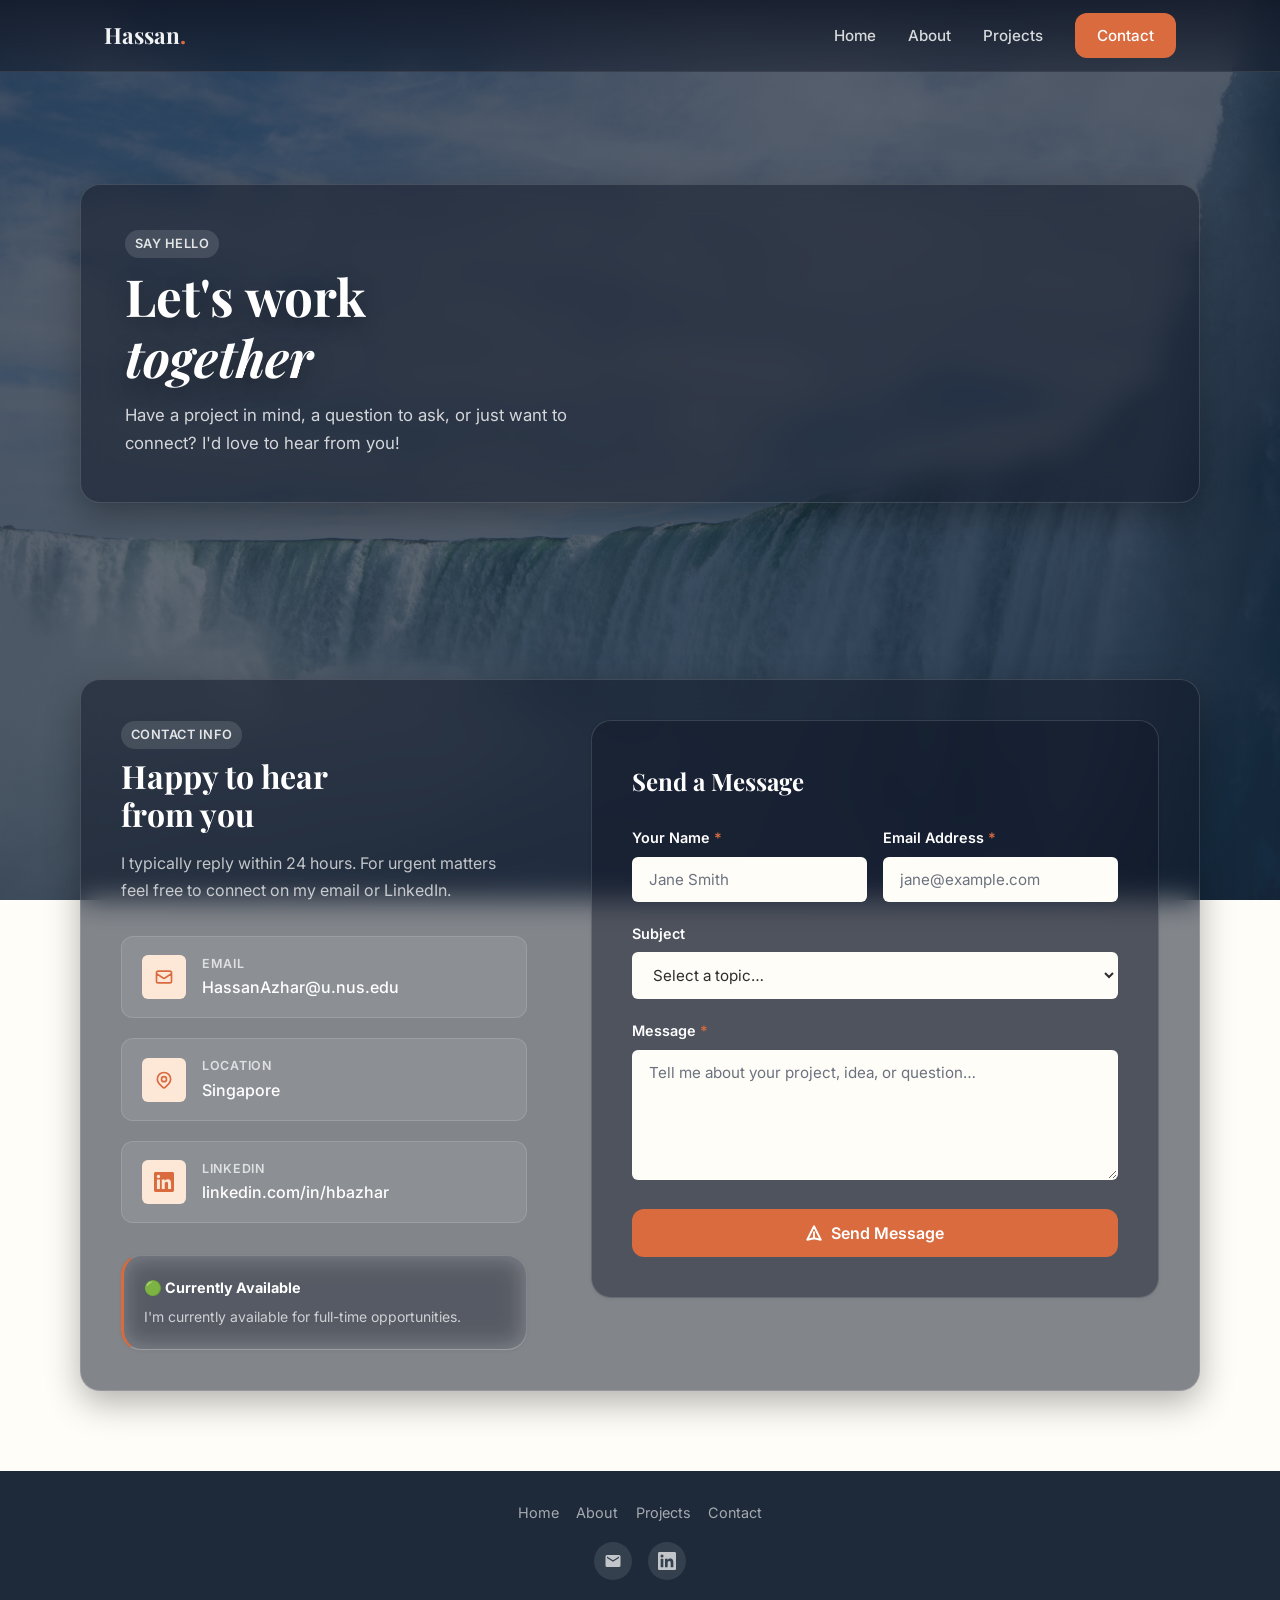
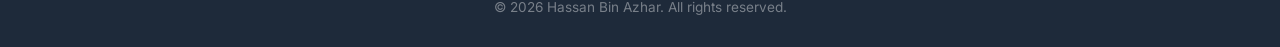
<file: contact.html>
<!DOCTYPE html>
<html lang="en">
<head>
  <meta charset="UTF-8" />
  <meta name="viewport" content="width=device-width, initial-scale=1.0" />
  <title>Contact — Hassan Bin Azhar</title>
  <meta name="description" content="Get in touch with Hassan Bin Azhar — for project inquiries, collaborations, or just to say hello." />
  <link rel="preconnect" href="https://fonts.googleapis.com" />
  <link rel="preconnect" href="https://fonts.gstatic.com" crossorigin />
  <link href="https://fonts.googleapis.com/css2?family=Inter:wght@400;500;600&family=Playfair+Display:ital,wght@0,700;1,700&display=swap" rel="stylesheet" />
  <link rel="stylesheet" href="css/style.css" />
</head>
<body class="has-bg bg-contact">

  <!-- ====== Navigation ====== -->
  <nav class="navbar" role="navigation" aria-label="Main navigation">
    <div class="container nav-inner">
      <a href="index.html" class="nav-logo">Hassan<span>.</span></a>
      <button class="nav-toggle" aria-label="Toggle menu" aria-expanded="false">
        <span></span><span></span><span></span>
      </button>
      <ul class="nav-links" role="list">
        <li><a href="index.html">Home</a></li>
        <li><a href="about.html">About</a></li>
        <li><a href="projects.html">Projects</a></li>
        <li><a href="contact.html" class="btn btn-primary" style="padding:.5rem 1.25rem;">Contact</a></li>
      </ul>
    </div>
  </nav>

  <main class="page-content">

    <!-- ====== Page Hero ====== -->
    <div class="page-hero">
      <div class="container">
        <span class="badge">Say Hello</span>
        <h1 style="font-family:var(--font-heading);font-size:clamp(2rem,4vw,3.2rem);color:var(--clr-primary);margin-top:.5rem;line-height:1.2;">Let's work<br><em>together</em></h1>
        <p style="color:var(--clr-text-muted);margin-top:.75rem;max-width:480px;font-size:1.05rem;">
          Have a project in mind, a question to ask, or just want to connect? I'd love to hear from you!
        </p>
      </div>
    </div>

    <!-- ====== Contact Grid ====== -->
    <section class="section-pad section-panel">
      <div class="container">
        <div class="contact-grid">

          <!-- Left: info -->
          <div class="reveal">
            <span class="badge">Contact Info</span>
            <h2 style="font-family:var(--font-heading);font-size:clamp(1.6rem,2.5vw,2.2rem);color:var(--clr-primary);margin:.5rem 0 1rem;line-height:1.2;">Happy to hear<br>from you</h2>
            <p style="color:var(--clr-text-muted);margin-bottom:2rem;font-size:1rem;">
              I typically reply within 24 hours. For urgent matters feel free to connect on my email or LinkedIn.
            </p>

            <dl class="contact-methods">
              <div class="contact-method">
                <div class="contact-method-icon">
                  <svg xmlns="http://www.w3.org/2000/svg" fill="none" viewBox="0 0 24 24" stroke="currentColor" stroke-width="2"><path stroke-linecap="round" stroke-linejoin="round" d="M3 8l7.89 5.26a2 2 0 002.22 0L21 8M5 19h14a2 2 0 002-2V7a2 2 0 00-2-2H5a2 2 0 00-2 2v10a2 2 0 002 2z"/></svg>
                </div>
                <div class="contact-method-text">
                  <dt>Email</dt>
                  <dd><a href="mailto:HassanAzhar@u.nus.edu" style="color:var(--clr-primary);">HassanAzhar@u.nus.edu</a></dd>
                </div>
              </div>
              <div class="contact-method">
                <div class="contact-method-icon">
                  <svg xmlns="http://www.w3.org/2000/svg" fill="none" viewBox="0 0 24 24" stroke="currentColor" stroke-width="2"><path stroke-linecap="round" stroke-linejoin="round" d="M17.657 16.657L13.414 20.9a1.998 1.998 0 01-2.827 0l-4.244-4.243a8 8 0 1111.314 0z"/><path stroke-linecap="round" stroke-linejoin="round" d="M15 11a3 3 0 11-6 0 3 3 0 016 0z"/></svg>
                </div>
                <div class="contact-method-text">
                  <dt>Location</dt>
                  <dd>Singapore</dd>
                </div>
              </div>
              <div class="contact-method">
                <div class="contact-method-icon">
                  <svg xmlns="http://www.w3.org/2000/svg" viewBox="0 0 24 24" fill="currentColor" style="width:20px;height:20px;color:var(--clr-accent);"><path d="M20.447 20.452h-3.554v-5.569c0-1.328-.027-3.037-1.852-3.037-1.853 0-2.136 1.445-2.136 2.939v5.667H9.351V9h3.414v1.561h.046c.477-.9 1.637-1.85 3.37-1.85 3.601 0 4.267 2.37 4.267 5.455v6.286zM5.337 7.433a2.062 2.062 0 01-2.063-2.065 2.064 2.064 0 112.063 2.065zm1.782 13.019H3.555V9h3.564v11.452zM22.225 0H1.771C.792 0 0 .774 0 1.729v20.542C0 23.227.792 24 1.771 24h20.451C23.2 24 24 23.227 24 22.271V1.729C24 .774 23.2 0 22.222 0h.003z"/></svg>
                </div>
                <div class="contact-method-text">
                  <dt>LinkedIn</dt>
                  <dd><a href="https://www.linkedin.com/in/hbazhar/" style="color:var(--clr-primary);">linkedin.com/in/hbazhar</a></dd>
                </div>
              </div>
            </dl>

            <!-- Availability note -->
            <div class="availability-card">
              <p class="availability-title">🟢 Currently Available</p>
              <p class="availability-text">I'm currently available for full-time opportunities.</p>
            </div>
          </div>

          <!-- Right: form -->
          <div class="contact-form-wrap reveal">
            <h2>Send a Message</h2>
            <form id="contact-form" action="https://formsubmit.co/HassanAzhar@u.nus.edu" method="POST" novalidate>
              <input type="text" name="_honey" style="display:none" tabindex="-1" autocomplete="off" />
              <input type="hidden" name="_subject" value="New message from hassanbinazhar.com" />
              <input type="hidden" name="_captcha" value="false" />
              <div class="form-row">
                <div class="form-group">
                  <label for="name">Your Name <span style="color:var(--clr-accent);">*</span></label>
                  <input type="text" id="name" name="name" placeholder="Jane Smith" required autocomplete="name" />
                </div>
                <div class="form-group">
                  <label for="email">Email Address <span style="color:var(--clr-accent);">*</span></label>
                  <input type="email" id="email" name="email" placeholder="jane@example.com" required autocomplete="email" />
                </div>
              </div>
              <div class="form-group">
                <label for="subject">Subject</label>
                <select id="subject" name="subject">
                  <option value="">Select a topic…</option>
                  <option value="project">New Job Opportunity</option>
                  <option value="freelance">Freelance Work</option>
                  <option value="collaboration">Collaboration</option>
                  <option value="other">Other</option>
                </select>
              </div>
              <div class="form-group">
                <label for="message">Message <span style="color:var(--clr-accent);">*</span></label>
                <textarea id="message" name="message" placeholder="Tell me about your project, idea, or question…" required></textarea>
              </div>
              <div class="form-submit">
                <button type="submit" class="btn btn-primary">
                  <svg xmlns="http://www.w3.org/2000/svg" width="18" height="18" fill="none" viewBox="0 0 24 24" stroke="currentColor" stroke-width="2.5"><path stroke-linecap="round" stroke-linejoin="round" d="M12 19l9 2-9-18-9 18 9-2zm0 0v-8"/></svg>
                  Send Message
                </button>
              </div>
            </form>

            <!-- Success state -->
            <div id="form-success" class="form-success">
              <svg xmlns="http://www.w3.org/2000/svg" fill="none" viewBox="0 0 24 24" stroke="currentColor" stroke-width="1.5"><path stroke-linecap="round" stroke-linejoin="round" d="M9 12l2 2 4-4m6 2a9 9 0 11-18 0 9 9 0 0118 0z"/></svg>
              <h3>Message Sent! 🎉</h3>
              <p>Thanks for reaching out. I'll get back to you within 24 hours.</p>
            </div>
          </div>

        </div>
      </div>
    </section>

  </main>

  <!-- ====== Footer ====== -->
  <footer class="footer">
    <div class="container footer-inner">
      <ul class="footer-links" role="list">
        <li><a href="index.html">Home</a></li>
        <li><a href="about.html">About</a></li>
        <li><a href="projects.html">Projects</a></li>
        <li><a href="contact.html">Contact</a></li>
      </ul>
      <div class="social-links">
        <a href="mailto:HassanAzhar@u.nus.edu" class="social-link" aria-label="Email">
          <svg xmlns="http://www.w3.org/2000/svg" viewBox="0 0 24 24" fill="currentColor"><path d="M20 4H4a2 2 0 00-2 2v12a2 2 0 002 2h16a2 2 0 002-2V6a2 2 0 00-2-2zm0 4l-8 5-8-5V6l8 5 8-5v2z"/></svg>
        </a>
        <a href="https://www.linkedin.com/in/hbazhar/" class="social-link" aria-label="LinkedIn">
          <svg xmlns="http://www.w3.org/2000/svg" viewBox="0 0 24 24" fill="currentColor"><path d="M20.447 20.452h-3.554v-5.569c0-1.328-.027-3.037-1.852-3.037-1.853 0-2.136 1.445-2.136 2.939v5.667H9.351V9h3.414v1.561h.046c.477-.9 1.637-1.85 3.37-1.85 3.601 0 4.267 2.37 4.267 5.455v6.286zM5.337 7.433a2.062 2.062 0 01-2.063-2.065 2.064 2.064 0 112.063 2.065zm1.782 13.019H3.555V9h3.564v11.452zM22.225 0H1.771C.792 0 0 .774 0 1.729v20.542C0 23.227.792 24 1.771 24h20.451C23.2 24 24 23.227 24 22.271V1.729C24 .774 23.2 0 22.222 0h.003z"/></svg>
        </a>
      </div>
      <p class="footer-copy">&copy; <span id="year"></span> Hassan Bin Azhar. All rights reserved.</p>
    </div>
  </footer>

  <script src="js/main.js"></script>
  <script>document.getElementById('year').textContent = new Date().getFullYear();</script>
</body>
</html>
</file>
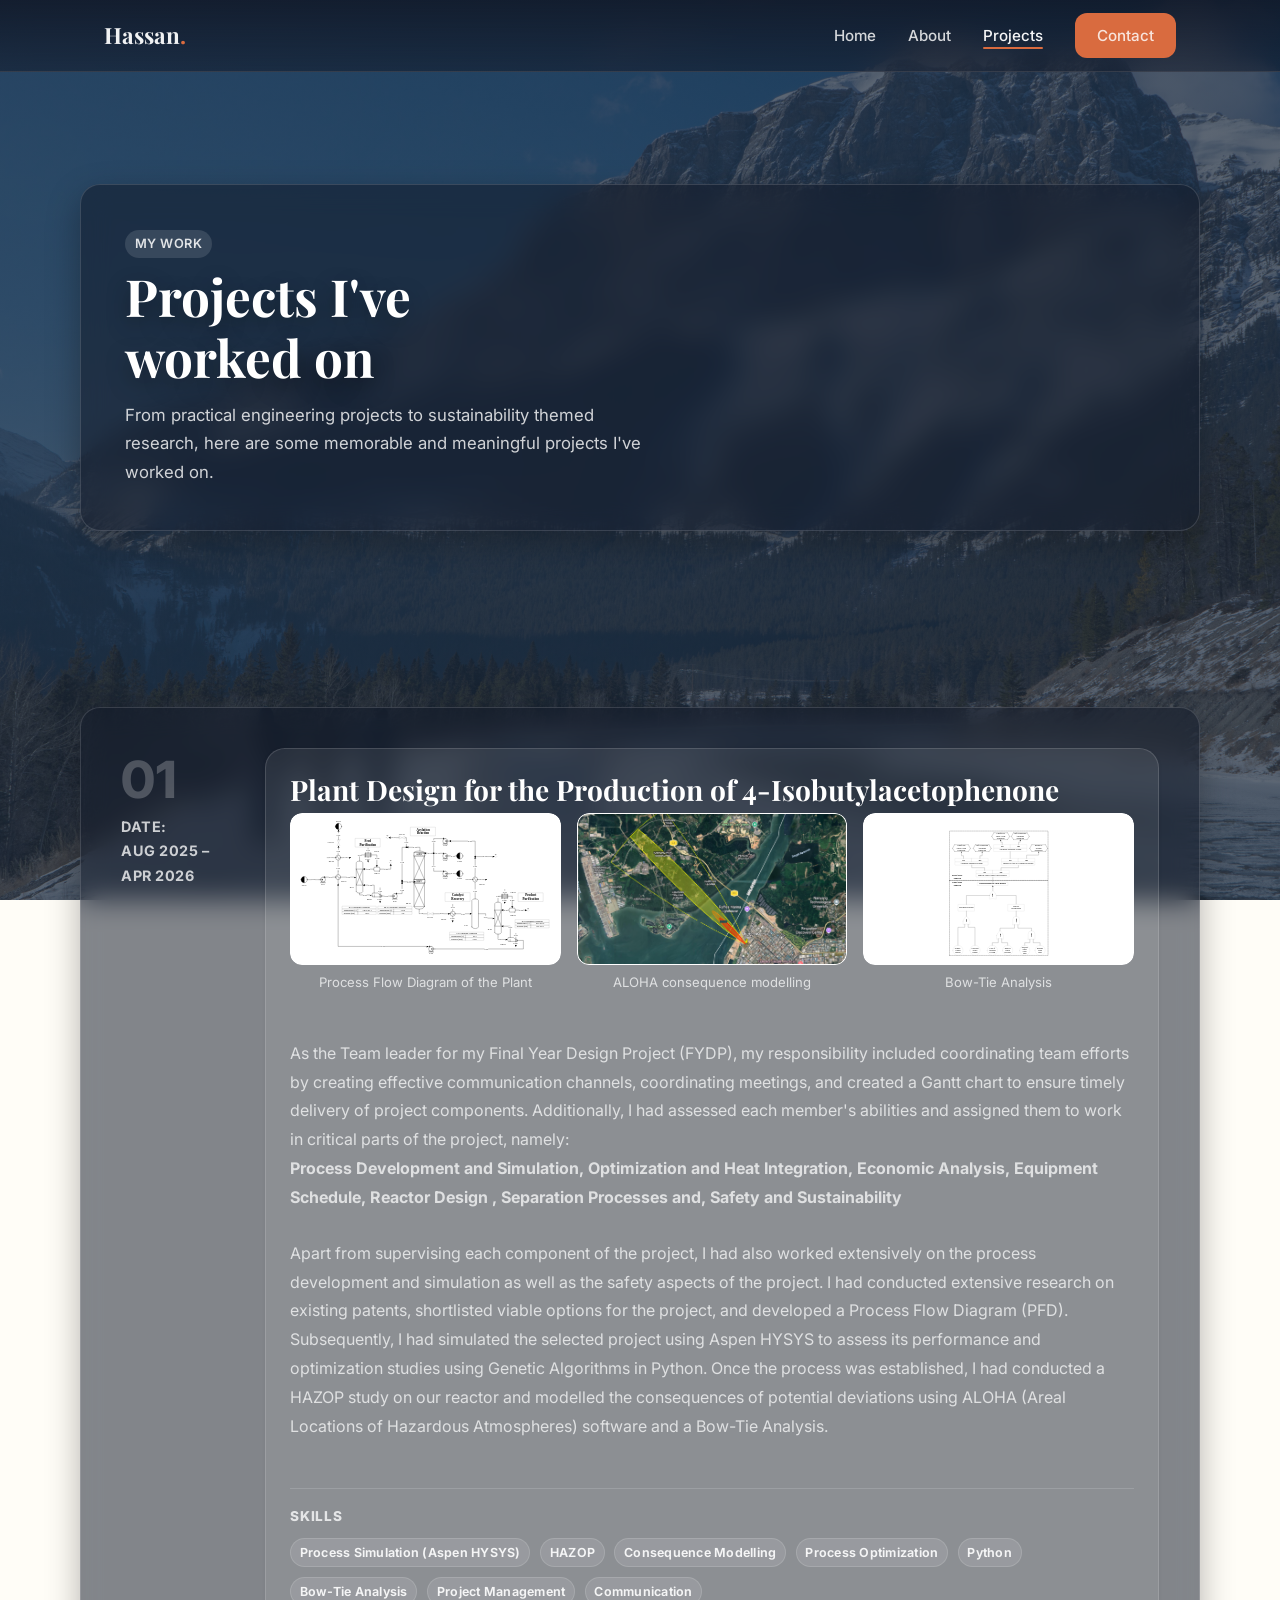
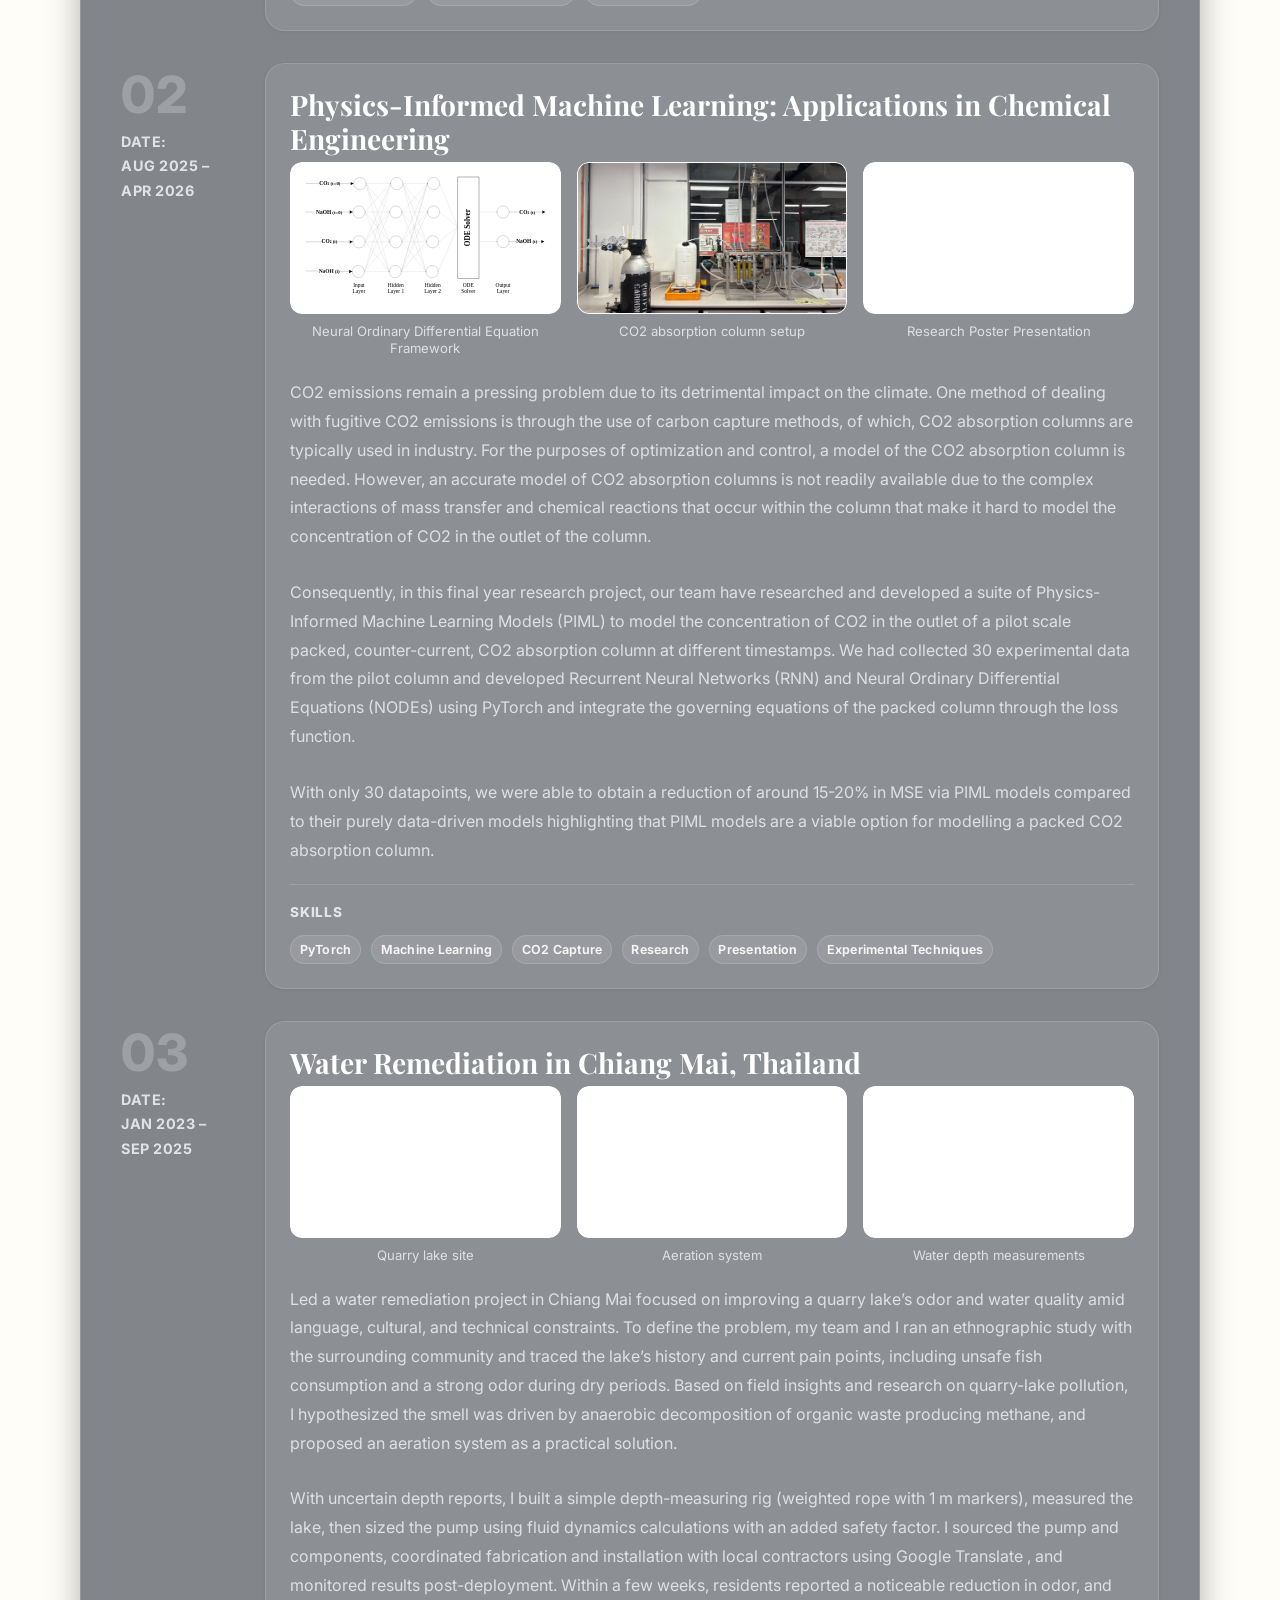
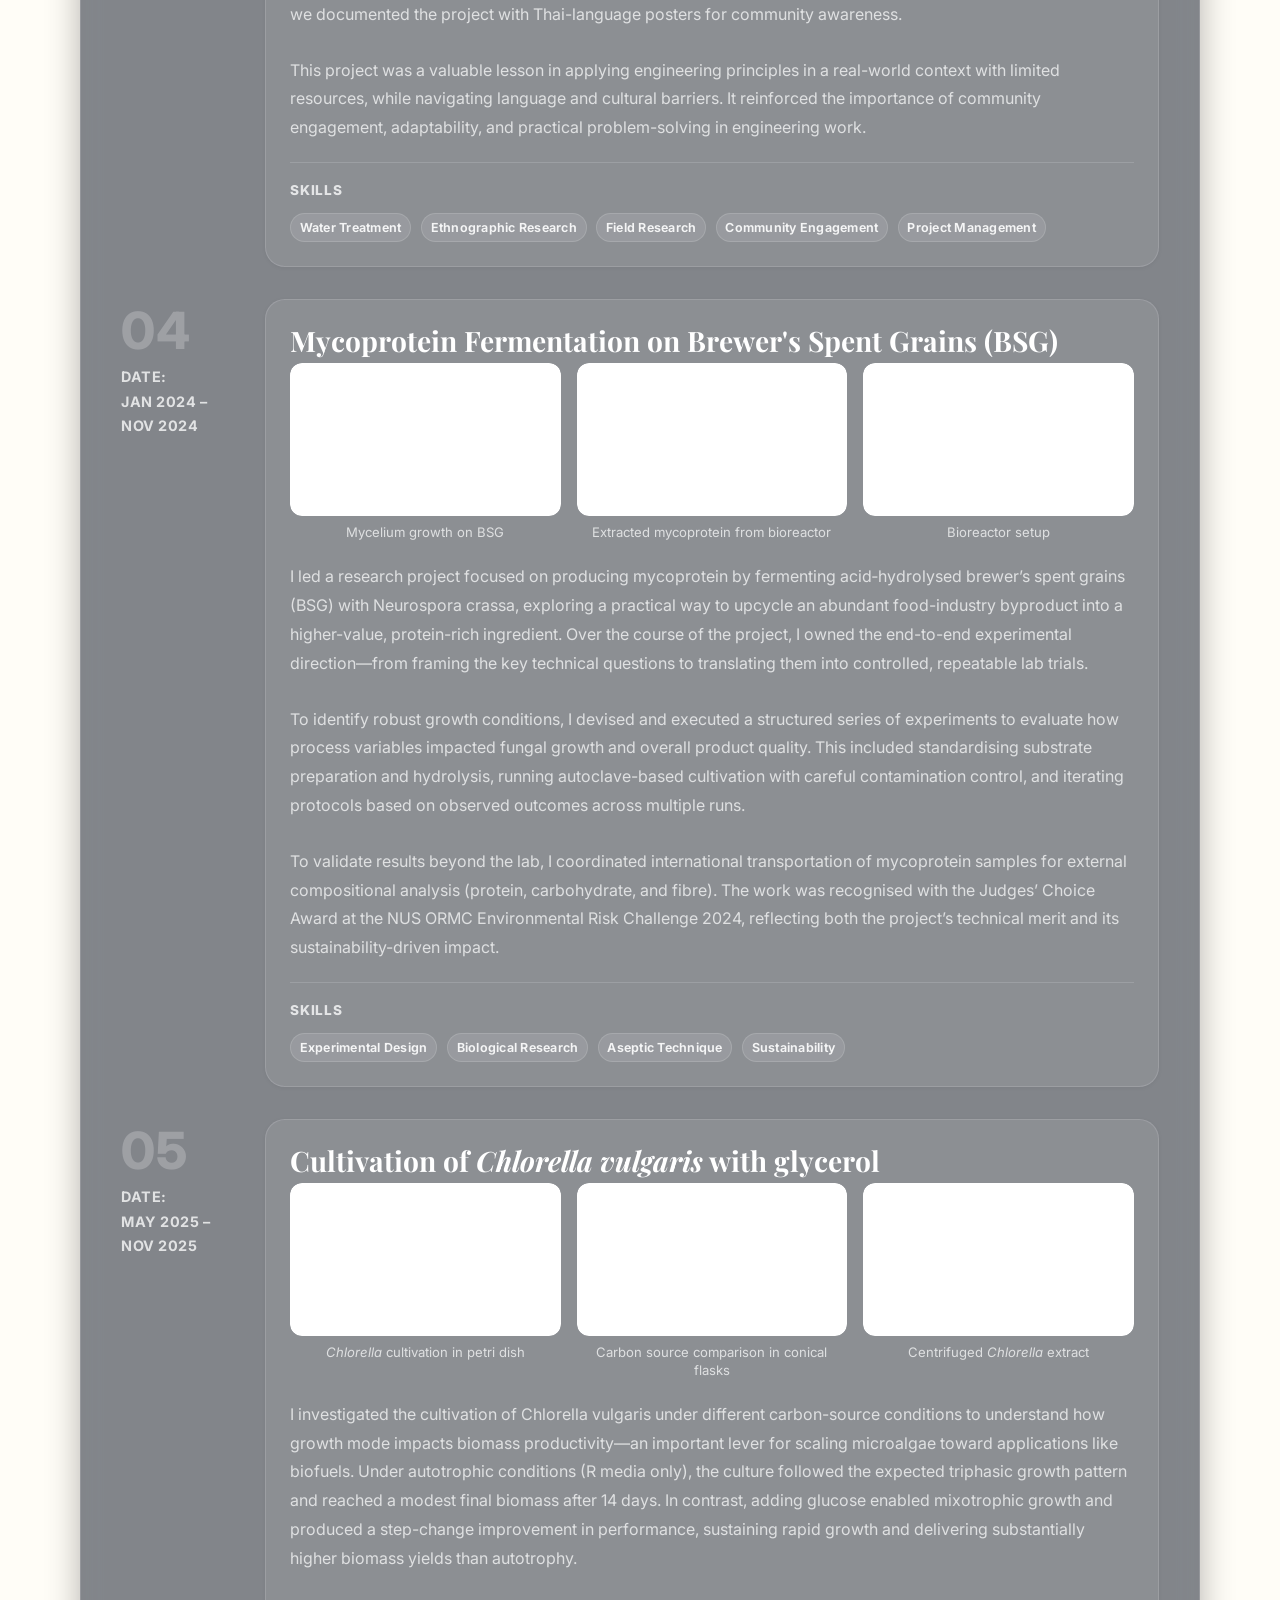
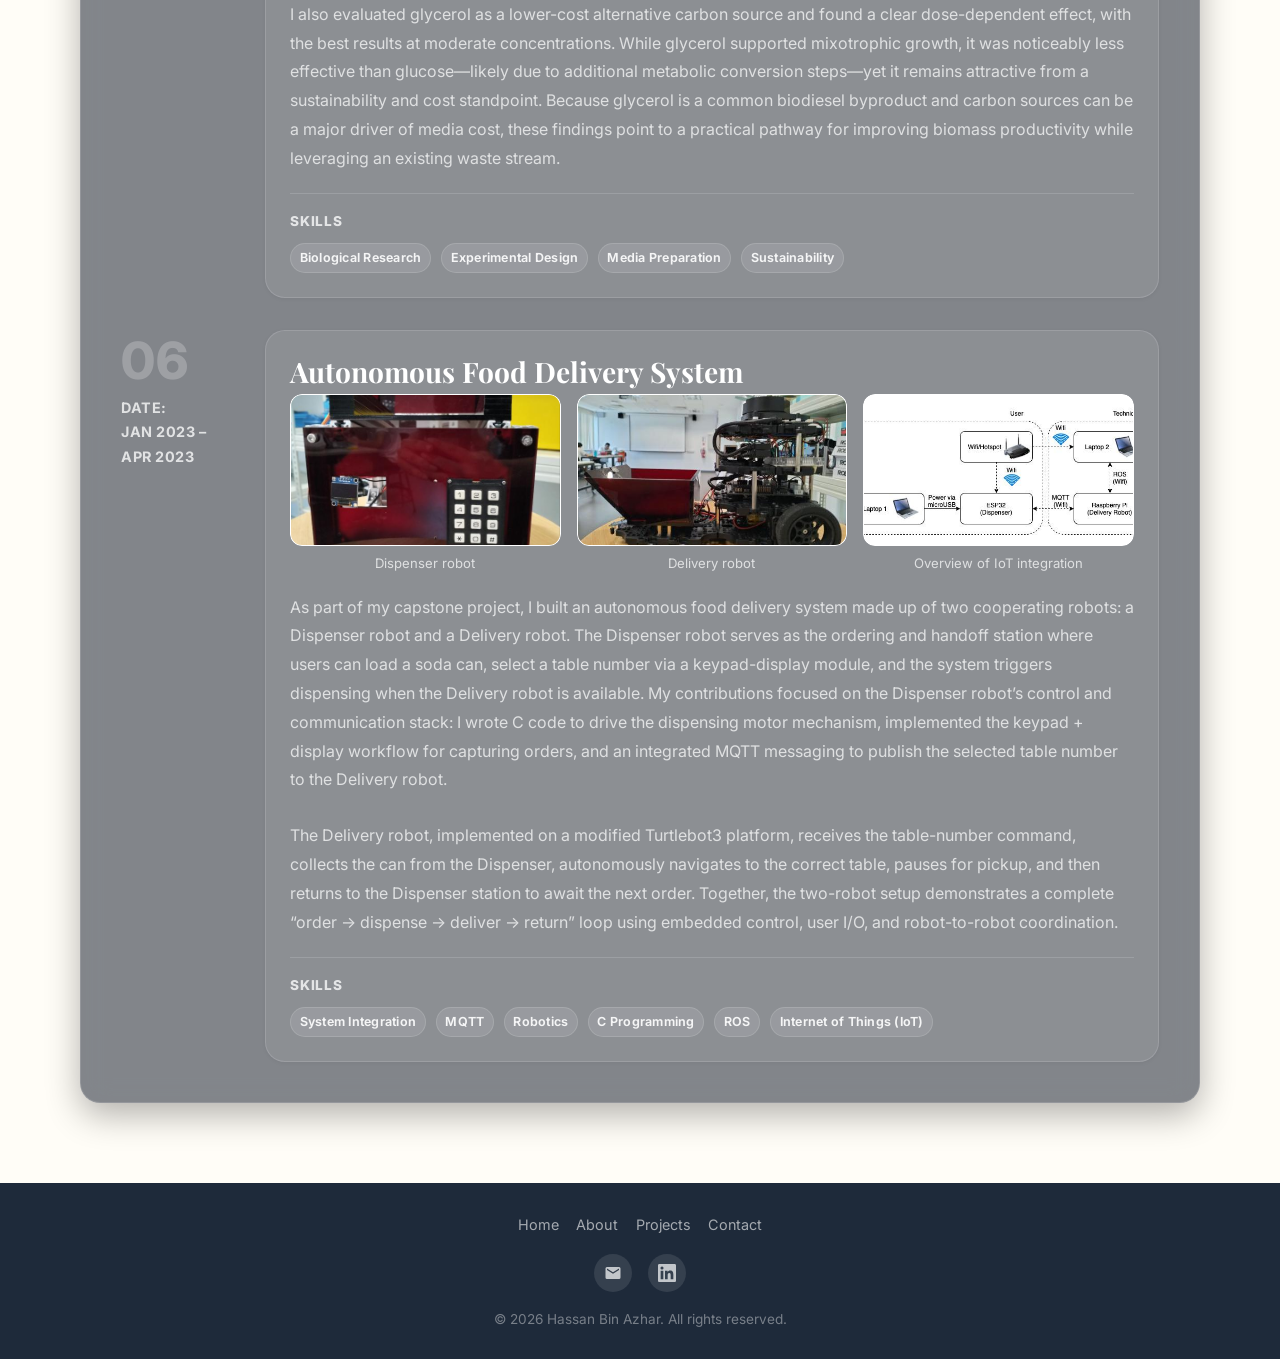
<file: projects.html>
<!DOCTYPE html>
<html lang="en">
<head>
  <meta charset="UTF-8" />
  <meta name="viewport" content="width=device-width, initial-scale=1.0" />
  <title>Hassan - Projects</title>
  <meta name="description" content="A showcase of projects by Hassan Bin Azhar — selected work across engineering, modelling, and design." />
  <link rel="preconnect" href="https://fonts.googleapis.com" />
  <link rel="preconnect" href="https://fonts.gstatic.com" crossorigin />
  <link href="https://fonts.googleapis.com/css2?family=Inter:wght@400;500;600&family=Playfair+Display:ital,wght@0,700;1,700&display=swap" rel="stylesheet" />
  <link rel="stylesheet" href="css/style.css" />
</head>
<body class="has-bg bg-projects">

  <!-- ====== Navigation ====== -->
  <nav class="navbar" role="navigation" aria-label="Main navigation">
    <div class="container nav-inner">
      <a href="index.html" class="nav-logo">Hassan<span>.</span></a>
      <button class="nav-toggle" aria-label="Toggle menu" aria-expanded="false">
        <span></span><span></span><span></span>
      </button>
      <ul class="nav-links" role="list">
        <li><a href="index.html">Home</a></li>
        <li><a href="about.html">About</a></li>
        <li><a href="projects.html">Projects</a></li>
        <li><a href="contact/" class="btn btn-primary" style="padding:.5rem 1.25rem;">Contact</a></li>
      </ul>
    </div>
  </nav>

  <main class="page-content">

    <!-- ====== Page Hero ====== -->
    <div class="page-hero">
      <div class="container">
        <span class="badge">My Work</span>
        <h1 style="font-family:var(--font-heading);font-size:clamp(2rem,4vw,3.2rem);color:var(--clr-primary);margin-top:.5rem;line-height:1.2;">Projects I've<br>worked on</h1>
        <p style="color:var(--clr-text-muted);margin-top:.75rem;max-width:520px;font-size:1.05rem;">
          From practical engineering projects to sustainability themed research, here are some memorable and meaningful projects I've worked on.
        </p>
      </div>
    </div>

    <!-- ====== Projects ====== -->
    <section class="section-pad section-panel">
      <div class="container">
        <div class="projects-list">

          <article class="project-entry reveal split-item" tabindex="0">
            <div class="split-meta">
              <div class="split-index" aria-hidden="true"></div>
              <p class="project-date split-date">Date: <br>Aug 2025 &ndash; Apr 2026</p>
            </div>
            <div class="split-card">
              <h2>Plant Design for the Production of 4-Isobutylacetophenone</h2>
              <div class="project-media" aria-label="Project media">
                <figure>
                  <a class="project-media-link" href="assets/project-plant-design.svg" target="_blank" rel="noopener noreferrer">
                    <img src="assets/project-plant-design.svg" alt="Plant design project media" loading="lazy" decoding="async" />
                  </a>
                  <figcaption>Process Flow Diagram of the Plant</figcaption>
                </figure>
                <figure>
                  <a class="project-media-link" href="assets/aloha.png" target="_blank" rel="noopener noreferrer">
                    <img src="assets/aloha.png" alt="Plant design project media" loading="lazy" decoding="async" />
                  </a>
                  <figcaption>ALOHA consequence modelling</figcaption>
                </figure>
                <figure>
                  <a class="project-media-link" href="assets/BOWTIE.svg" target="_blank" rel="noopener noreferrer">
                    <img src="assets/BOWTIE.svg" alt="Plant design project media" loading="lazy" decoding="async" />
                  </a>
                  <figcaption>Bow-Tie Analysis</figcaption>
                </figure>
              </div>
              <br>
              <p class="project-description"> As the Team leader for my Final Year Design Project (FYDP), my responsibility included coordinating team efforts by creating effective communication channels, coordinating meetings, and created a Gantt chart to ensure timely delivery of project components. Additionally, I had assessed each member's abilities and assigned them to work in critical parts of the project, namely: <br> <b>Process Development and Simulation, Optimization and Heat Integration, Economic Analysis, Equipment Schedule, Reactor Design , Separation Processes and, Safety and Sustainability</b>    </p>
              <br>
              <p class="project-description"> Apart from supervising each component of the project, I had also worked extensively on the process development and simulation as well as the safety aspects of the project. I had conducted extensive research on existing patents, shortlisted viable options for the project, and developed a Process Flow Diagram (PFD). Subsequently, I had simulated the selected project using Aspen HYSYS to assess its performance and optimization studies using Genetic Algorithms in Python. Once the process was established, I had conducted a HAZOP study on our reactor and modelled the consequences of potential deviations using ALOHA (Areal Locations of Hazardous Atmospheres) software and a Bow-Tie Analysis.   </p>
              <br>

              <div class="project-skills" aria-label="Skills used">
                <p class="project-skills-title">Skills</p>
                <div class="project-skills-badges" role="list">
                  <span class="skill-badge" role="listitem">Process Simulation (Aspen HYSYS)</span>
                  <span class="skill-badge" role="listitem">HAZOP</span>
                  <span class="skill-badge" role="listitem">Consequence Modelling</span>
                  <span class="skill-badge" role="listitem">Process Optimization</span>
                  <span class="skill-badge" role="listitem">Python</span>
                  <span class="skill-badge" role="listitem">Bow-Tie Analysis</span>
                  <span class="skill-badge" role="listitem">Project Management</span>
                  <span class="skill-badge" role="listitem">Communication</span>
                  
                </div>
              </div>
          </div>
          </article>

          <article class="project-entry reveal split-item" tabindex="0">
            <div class="split-meta">
              <div class="split-index" aria-hidden="true"></div>
              <p class="project-date split-date">Date: <br>Aug 2025 &ndash; Apr 2026</p>
            </div>
            <div class="split-card">
              <h2>Physics-Informed Machine Learning: Applications in Chemical Engineering</h2>
              <div class="project-media" aria-label="Project media">
                <figure>
                  <a class="project-media-link" href="assets/project-physics-ml.svg" target="_blank" rel="noopener noreferrer">
                    <img src="assets/project-physics-ml.svg" alt="Physics-informed ML project media" loading="lazy" decoding="async" />
                  </a>
                  <figcaption>Neural Ordinary Differential Equation Framework</figcaption>
                </figure>
                <figure>
                  <a class="project-media-link" href="assets/co2_tower.png" target="_blank" rel="noopener noreferrer">
                    <img src="assets/co2_tower.png" alt="Physics-informed ML project media" loading="lazy" decoding="async" />
                  </a>
                  <figcaption>CO2 absorption column setup</figcaption>
                </figure>
                <figure>
                  <a class="project-media-link" href="assets/group_photo_2.jpg" target="_blank" rel="noopener noreferrer">
                    <img src="assets/group_photo_2.jpg" alt="Physics-informed ML project media" loading="lazy" decoding="async" />
                  </a>
                  <figcaption>Research Poster Presentation</figcaption>
                </figure>
              </div>
              <p class="project-description"> CO2 emissions remain a pressing problem due to its detrimental impact on the climate. One method of dealing with fugitive CO2 emissions is through the use of carbon capture methods, of which, CO2 absorption columns are typically used in industry. For the purposes of optimization and control, a model of the CO2 absorption column is needed. However,  an accurate model of CO2 absorption columns is not readily available due to the complex interactions of mass transfer and chemical reactions that occur within the column that make it hard to model the concentration of CO2 in the outlet of the column.</p>
              <br>
              <p class="project-description"> Consequently, in this final year research project, our team have researched and developed a suite of  Physics-Informed Machine Learning Models (PIML) to model the concentration of CO2 in the outlet of a pilot scale packed, counter-current, CO2 absorption column at different timestamps. We had collected 30 experimental data from the pilot column and developed Recurrent Neural Networks (RNN) and Neural Ordinary Differential Equations (NODEs) using PyTorch and integrate the governing equations of the packed column through the loss function.</p>
              <br>
              <p class="project-description">With only 30 datapoints, we were able to obtain a reduction of around 15-20%  in MSE via PIML models compared to their purely data-driven models highlighting that PIML models are a viable option for modelling a packed CO2 absorption column.</p>

              <div class="project-skills" aria-label="Skills used">
                <p class="project-skills-title">Skills</p>
                <div class="project-skills-badges" role="list">
                  <span class="skill-badge" role="listitem">PyTorch</span>
                  <span class="skill-badge" role="listitem">Machine Learning</span>
                  <span class="skill-badge" role="listitem">CO2 Capture</span>
                  <span class="skill-badge" role="listitem">Research</span>
                  <span class="skill-badge" role="listitem">Presentation</span>
                  <span class="skill-badge" role="listitem">Experimental Techniques</span>
                </div>
              </div>
            </div>
          </article>

          <article class="project-entry reveal split-item" tabindex="0">
            <div class="split-meta">
              <div class="split-index" aria-hidden="true"></div>
              <p class="project-date split-date">Date:<br> Jan 2023 &ndash; <br>Sep 2025</p>
            </div>
            <div class="split-card">
              <h2>Water Remediation in Chiang Mai, Thailand</h2>
              <div class="project-media" aria-label="Project media">
                <figure>
                  <a class="project-media-link" href="assets/quarry site.jpg" target="_blank" rel="noopener noreferrer">
                    <img src="assets/quarry site.jpg" alt="Water remediation project media" loading="lazy" decoding="async" />
                  </a>
                  <figcaption>Quarry lake site</figcaption>
                </figure>
                <figure>
                  <a class="project-media-link" href="assets/project-water-remediation.jpg" target="_blank" rel="noopener noreferrer">
                    <img src="assets/project-water-remediation.jpg" alt="Water remediation project media" loading="lazy" decoding="async" />
                  </a>
                  <figcaption>Aeration system</figcaption>
                </figure>
                <figure>
                  <a class="project-media-link" href="assets/data collect.jpg" target="_blank" rel="noopener noreferrer">
                    <img src="assets/data collect.jpg" alt="Water remediation project media" loading="lazy" decoding="async" />
                  </a>
                  <figcaption>Water depth measurements</figcaption>
                </figure>
              </div>
              <p class="project-description">Led a water remediation project in Chiang Mai focused on improving a quarry lake’s odor and water quality amid language, cultural, and technical constraints. To define the problem, my team and I ran an ethnographic study with the surrounding community and traced the lake’s history and current pain points, including unsafe fish consumption and a strong odor during dry periods. Based on field insights and research on quarry-lake pollution, I hypothesized the smell was driven by anaerobic decomposition of organic waste producing methane, and proposed an aeration system as a practical solution.</p>
              <br>
              <p class="project-description">With uncertain depth reports, I built a simple depth-measuring rig (weighted rope with 1 m markers), measured the lake, then sized the pump using fluid dynamics calculations with an added safety factor. I sourced the pump and components, coordinated fabrication and installation with local contractors using Google Translate , and monitored results post-deployment. Within a few weeks, residents reported a noticeable reduction in odor, and we documented the project with Thai-language posters for community awareness. </p>
              <br>
              <p class="project-description">This project was a valuable lesson in applying engineering principles in a real-world context with limited resources, while navigating language and cultural barriers. It reinforced the importance of community engagement, adaptability, and practical problem-solving in engineering work.</p>

              <div class="project-skills" aria-label="Skills used">
                <p class="project-skills-title">Skills</p>
                <div class="project-skills-badges" role="list">
                  <span class="skill-badge" role="listitem">Water Treatment</span>
                  <span class="skill-badge" role="listitem">Ethnographic Research</span>
                  <span class="skill-badge" role="listitem">Field Research</span>
                  <span class="skill-badge" role="listitem">Community Engagement</span>
                  <span class="skill-badge" role="listitem">Project Management</span>
                </div>
              </div>
            </div>
          </article>

           <article class="project-entry reveal split-item" tabindex="0">
            <div class="split-meta">
              <div class="split-index" aria-hidden="true"></div>
              <p class="project-date split-date">Date: <br>Jan 2024 &ndash; Nov 2024</p>
            </div>
            <div class="split-card">
              <h2>Mycoprotein Fermentation on Brewer's Spent Grains (BSG)</h2>
              <div class="project-media" aria-label="Project media">
                <figure>
                  <a class="project-media-link" href="assets/BSG.jpg" target="_blank" rel="noopener noreferrer">
                    <img src="assets/BSG.jpg" alt="Mycoprotein project media" loading="lazy" decoding="async" />
                  </a>
                  <figcaption>Mycelium growth on BSG</figcaption>
                </figure>
                <figure>
                  <a class="project-media-link" href="assets/BSG_extract.jpg" target="_blank" rel="noopener noreferrer">
                    <img src="assets/BSG_extract.jpg" alt="Mycoprotein project media" loading="lazy" decoding="async" />
                  </a>
                  <figcaption>Extracted mycoprotein from bioreactor</figcaption>
                </figure>
                <figure>
                  <a class="project-media-link" href="assets/Bioreactor.jpg" target="_blank" rel="noopener noreferrer">
                    <img src="assets/Bioreactor.jpg" alt="Mycoprotein project media" loading="lazy" decoding="async" />
                  </a>
                  <figcaption>Bioreactor setup  </figcaption>
                </figure>
              </div>
              <p class="project-description">I led a research project focused on producing mycoprotein by fermenting acid‑hydrolysed brewer’s spent grains (BSG) with Neurospora crassa, exploring a practical way to upcycle an abundant food-industry byproduct into a higher-value, protein-rich ingredient. Over the course of the project, I owned the end-to-end experimental direction—from framing the key technical questions to translating them into controlled, repeatable lab trials.</p>
              <br>
              <p class="project-description">To identify robust growth conditions, I devised and executed a structured series of experiments to evaluate how process variables impacted fungal growth and overall product quality. This included standardising substrate preparation and hydrolysis, running autoclave-based cultivation with careful contamination control, and iterating protocols based on observed outcomes across multiple runs.</p>
              <br>
              <p class="project-description">To validate results beyond the lab, I coordinated international transportation of mycoprotein samples for external compositional analysis (protein, carbohydrate, and fibre). The work was recognised with the Judges’ Choice Award at the NUS ORMC Environmental Risk Challenge 2024, reflecting both the project’s technical merit and its sustainability-driven impact. </p>


              <div class="project-skills" aria-label="Skills used">
                <p class="project-skills-title">Skills</p>
                <div class="project-skills-badges" role="list">
                  <span class="skill-badge" role="listitem">Experimental Design</span>
                  <span class="skill-badge" role="listitem">Biological Research</span>
                  <span class="skill-badge" role="listitem">Aseptic Technique</span>
                  <span class="skill-badge" role="listitem">Sustainability</span>
                </div>
              </div>
            </div>
          </article>

           <article class="project-entry reveal split-item" tabindex="0">
            <div class="split-meta">
              <div class="split-index" aria-hidden="true"></div>
              <p class="project-date split-date">Date: <br>May 2025 &ndash; Nov 2025</p>
            </div>
            <div class="split-card">
              <h2>Cultivation of <i>Chlorella vulgaris</i> with glycerol</h2>
              <div class="project-media" aria-label="Project media">
                <figure>
                  <a class="project-media-link" href="assets/petri.jpg" target="_blank" rel="noopener noreferrer">
                    <img src="assets/petri.jpg" alt="Chlorella cultivation project media" loading="lazy" decoding="async" />
                  </a>
                  <figcaption><em>Chlorella</em> cultivation in petri dish</figcaption>
                </figure>
                <figure>
                  <a class="project-media-link" href="assets/lab_growth.jpg" target="_blank" rel="noopener noreferrer">
                    <img src="assets/lab_growth.jpg" alt="Chlorella cultivation project media" loading="lazy" decoding="async" />
                  </a>
                  <figcaption>Carbon source comparison in conical flasks</figcaption>
                </figure>
                <figure>
                  <a class="project-media-link" href="assets/algae_extract.jpg" target="_blank" rel="noopener noreferrer">
                    <img src="assets/algae_extract.jpg" alt="Chlorella cultivation project media" loading="lazy" decoding="async" />
                  </a>
                  <figcaption>Centrifuged <em>Chlorella</em> extract</figcaption>
                </figure>
              </div>
              <p class="project-description">I investigated the cultivation of Chlorella vulgaris under different carbon-source conditions to understand how growth mode impacts biomass productivity—an important lever for scaling microalgae toward applications like biofuels. Under autotrophic conditions (R media only), the culture followed the expected triphasic growth pattern and reached a modest final biomass after 14 days. In contrast, adding glucose enabled mixotrophic growth and produced a step-change improvement in performance, sustaining rapid growth and delivering substantially higher biomass yields than autotrophy.</p>
              <br>
              <p class="project-description">I also evaluated glycerol as a lower-cost alternative carbon source and found a clear dose-dependent effect, with the best results at moderate concentrations. While glycerol supported mixotrophic growth, it was noticeably less effective than glucose—likely due to additional metabolic conversion steps—yet it remains attractive from a sustainability and cost standpoint. Because glycerol is a common biodiesel byproduct and carbon sources can be a major driver of media cost, these findings point to a practical pathway for improving biomass productivity while leveraging an existing waste stream.</p>

              <div class="project-skills" aria-label="Skills used">
                <p class="project-skills-title">Skills</p>
                <div class="project-skills-badges" role="list">
                  <span class="skill-badge" role="listitem">Biological Research</span>
                  <span class="skill-badge" role="listitem">Experimental Design</span>
                  <span class="skill-badge" role="listitem">Media Preparation</span>
                  <span class="skill-badge" role="listitem">Sustainability</span>
                </div>
              </div>
            </div>
          </article>

          <article class="project-entry reveal split-item" tabindex="0">
            <div class="split-meta">
              <div class="split-index" aria-hidden="true"></div>
              <p class="project-date split-date">Date: <br>Jan 2023 &ndash; Apr 2023</p>
            </div>
            <div class="split-card">
              <h2>Autonomous Food Delivery System</h2>
              <div class="project-media" aria-label="Project media">
                <figure>
                  <a class="project-media-link" href="assets/dispenser_rob.jpg" target="_blank" rel="noopener noreferrer">
                    <img src="assets/dispenser_rob.jpg" alt="Autonomous food delivery project media" loading="lazy" decoding="async" />
                  </a>
                  <figcaption>Dispenser robot</figcaption>
                </figure>
                <figure>
                  <a class="project-media-link" href="assets/delivery_rob.jpg" target="_blank" rel="noopener noreferrer">
                    <img src="assets/delivery_rob.jpg" alt="Autonomous food delivery project media" loading="lazy" decoding="async" />
                  </a>
                  <figcaption>Delivery robot</figcaption>
                </figure>
                <figure>
                  <a class="project-media-link" href="assets/IOT.jpg" target="_blank" rel="noopener noreferrer">
                    <img src="assets/IOT.jpg" alt="Autonomous food delivery project media" loading="lazy" decoding="async" />
                  </a>
                  <figcaption>Overview of IoT integration</figcaption>
                </figure>
              </div>
              <p class="project-description">As part of my capstone project, I built an autonomous food delivery system made up of two cooperating robots: a Dispenser robot and a Delivery robot. The Dispenser robot serves as the ordering and handoff station where users can load a soda can, select a table number via a keypad-display module, and the system triggers dispensing when the Delivery robot is available. My contributions focused on the Dispenser robot’s control and communication stack: I wrote C code to drive the dispensing motor mechanism, implemented the keypad + display workflow for capturing orders, and an integrated MQTT messaging to publish the selected table number to the Delivery robot.</p>
              <br>
              <p class="project-description">The Delivery robot, implemented on a modified Turtlebot3 platform, receives the table-number command, collects the can from the Dispenser, autonomously navigates to the correct table, pauses for pickup, and then returns to the Dispenser station to await the next order. Together, the two-robot setup demonstrates a complete “order → dispense → deliver → return” loop using embedded control, user I/O, and robot-to-robot coordination. </p>
              

              <div class="project-skills" aria-label="Skills used">
                <p class="project-skills-title">Skills</p>
                <div class="project-skills-badges" role="list">
                  <span class="skill-badge" role="listitem">System Integration</span>
                  <span class="skill-badge" role="listitem">MQTT</span>
                  <span class="skill-badge" role="listitem">Robotics</span>
                  <span class="skill-badge" role="listitem">C Programming</span>
                  <span class="skill-badge" role="listitem">ROS</span>
                  <span class="skill-badge" role="listitem">Internet of Things (IoT)</span>
                </div>
              </div>
            </div>
          </article>

        </div>
      </div>
    </section>

  </main>

  <!-- ====== Footer ====== -->
  <footer class="footer">
    <div class="container footer-inner">
      <ul class="footer-links" role="list">
        <li><a href="index.html">Home</a></li>
        <li><a href="about.html">About</a></li>
        <li><a href="projects.html">Projects</a></li>
        <li><a href="contact/">Contact</a></li>
      </ul>
      <div class="social-links">
        <a href="mailto:HassanAzhar@u.nus.edu" class="social-link" aria-label="Email">
          <svg xmlns="http://www.w3.org/2000/svg" viewBox="0 0 24 24" fill="currentColor"><path d="M20 4H4a2 2 0 00-2 2v12a2 2 0 002 2h16a2 2 0 002-2V6a2 2 0 00-2-2zm0 4l-8 5-8-5V6l8 5 8-5v2z"/></svg>
        </a>
        <a href="https://www.linkedin.com/in/hbazhar/" class="social-link" aria-label="LinkedIn">
          <svg xmlns="http://www.w3.org/2000/svg" viewBox="0 0 24 24" fill="currentColor"><path d="M20.447 20.452h-3.554v-5.569c0-1.328-.027-3.037-1.852-3.037-1.853 0-2.136 1.445-2.136 2.939v5.667H9.351V9h3.414v1.561h.046c.477-.9 1.637-1.85 3.37-1.85 3.601 0 4.267 2.37 4.267 5.455v6.286zM5.337 7.433a2.062 2.062 0 01-2.063-2.065 2.064 2.064 0 112.063 2.065zm1.782 13.019H3.555V9h3.564v11.452zM22.225 0H1.771C.792 0 0 .774 0 1.729v20.542C0 23.227.792 24 1.771 24h20.451C23.2 24 24 23.227 24 22.271V1.729C24 .774 23.2 0 22.222 0h.003z"/></svg>
        </a>
      </div>
      <p class="footer-copy">&copy; <span id="year"></span> Hassan Bin Azhar. All rights reserved.</p>
    </div>
  </footer>

  <script src="js/main.js"></script>
  <script>document.getElementById('year').textContent = new Date().getFullYear();</script>
</body>
</html>
</file>
<file: css/style.css>
/* =========================================
   Design Tokens
   ========================================= */
:root {
  /* Colour palette */
  --clr-bg:          #FFFDF7;
  --clr-bg-alt:      #FFF5EB;
  --clr-surface:     #FFFFFF;
  --clr-primary:     #1E2A3A;
  --clr-accent:      #D96B3F;
  --clr-accent-light:#F4A26A;
  --clr-accent-pale: #FDE8D8;
  --clr-text:        #2D2D2D;
  --clr-text-muted:  #6B7280;
  --clr-border:      #E8E0D8;

  /* Typography */
  --font-heading: 'Playfair Display', Georgia, serif;
  --font-body:    'Inter', system-ui, -apple-system, sans-serif;

  /* Sizing */
  --radius-sm:  6px;
  --radius-md: 12px;
  --radius-lg: 20px;
  --shadow-sm: 0 1px 4px rgba(0,0,0,.06);
  --shadow-md: 0 4px 16px rgba(0,0,0,.10);
  --shadow-lg: 0 8px 32px rgba(0,0,0,.12);

  /* Layout */
  --max-width: 1120px;
  --nav-height: 72px;
  --section-pad: 5rem;
}

/* =========================================
   Reset & Base
   ========================================= */
*, *::before, *::after { box-sizing: border-box; margin: 0; padding: 0; }

html {
  scroll-behavior: smooth;
  font-size: 16px;
}

body {
  background-color: var(--clr-bg);
  color: var(--clr-text);
  font-family: var(--font-body);
  line-height: 1.7;
  -webkit-font-smoothing: antialiased;
}

/* =========================================
   Home background image
   ========================================= */
body.home {
  background-color: var(--clr-bg);
  background-image:
    linear-gradient(rgba(30,42,58,.65), rgba(30,42,58,.65)),
    url("../assets/Background.jpg");
  background-size: cover;
  background-position: center;
  background-repeat: no-repeat;
  background-attachment: fixed;
}

body.has-bg {
  --page-bg: none;
  background-color: var(--clr-bg);
  background-image:
    linear-gradient(rgba(30,42,58,.70), rgba(30,42,58,.70)),
    var(--page-bg);
  background-size: cover;
  background-position: center;
  background-repeat: no-repeat;
  background-attachment: fixed;
}

body.bg-about    { --page-bg: url("../assets/Background_2.jpg"); }
body.bg-projects { --page-bg: url("../assets/Background_3.jpg"); }
body.bg-contact  { --page-bg: url("../assets/Background_4.jpg"); }

body.has-bg .page-hero {
  background: transparent;
}

body.has-bg .page-hero::after {
  display: none;
}

body.has-bg .page-hero h1 {
  color: #fff !important;
  text-shadow: 0 8px 22px rgba(0,0,0,.35);
}

body.has-bg .page-hero p {
  color: rgba(255,255,255,.80) !important;
}

body.has-bg .page-hero .badge {
  background: rgba(255,255,255,.12);
  color: rgba(255,255,255,.85);
}

/* =========================================
   Glass surfaces over photo backgrounds
   ========================================= */
body.home .navbar,
body.has-bg .navbar {
  background: linear-gradient(to bottom, rgba(17,24,39,.86), rgba(17,24,39,.52));
  border-bottom: 1px solid rgba(255,255,255,.14);
  backdrop-filter: blur(14px);
  -webkit-backdrop-filter: blur(14px);
}

body.home .navbar.scrolled,
body.has-bg .navbar.scrolled {
  box-shadow: 0 10px 30px rgba(0,0,0,.28);
}

body.home .nav-logo,
body.has-bg .nav-logo {
  color: rgba(255,255,255,.94);
}

body.home .nav-links a,
body.has-bg .nav-links a {
  color: rgba(255,255,255,.82);
}

body.home .nav-links a:hover,
body.has-bg .nav-links a:hover {
  color: rgba(255,255,255,.96);
}

body.home .nav-links a.active,
body.has-bg .nav-links a.active {
  color: rgba(255,255,255,.96);
}

/* Fix: active state on the Contact button link shouldn't override white text */
body.home .nav-links a.btn-primary.active,
body.has-bg .nav-links a.btn-primary.active {
  color: #fff;
}

body.home .nav-links a.btn-primary::after,
body.has-bg .nav-links a.btn-primary::after {
  display: none;
}

body.home .nav-toggle span,
body.has-bg .nav-toggle span {
  background: rgba(255,255,255,.85);
}

@media (max-width: 680px) {
  body.home .nav-links,
  body.has-bg .nav-links {
    background: rgba(17,24,39,.92);
    border-bottom: 1px solid rgba(255,255,255,.12);
  }
}

body.has-bg .page-hero .container {
  background: rgba(17,24,39,.52);
  border: 1px solid rgba(255,255,255,.14);
  border-radius: var(--radius-lg);
  box-shadow: 0 12px 34px rgba(0,0,0,.30);
  padding: 2.75rem;
  margin-block: 3rem;
  backdrop-filter: blur(14px);
  -webkit-backdrop-filter: blur(14px);
}

.section-panel > .container,
body.home .hero-inner {
  background: rgba(17,24,39,.52);
  border: 1px solid rgba(255,255,255,.14);
  border-radius: var(--radius-lg);
  box-shadow: 0 12px 34px rgba(0,0,0,.30);
  padding: 2.5rem;
  backdrop-filter: blur(14px);
  -webkit-backdrop-filter: blur(14px);

  /* Override theme tokens inside glass surfaces */
  --clr-primary: #fff;
  --clr-text: rgba(255,255,255,.90);
  --clr-text-muted: rgba(255,255,255,.72);
  --clr-border: rgba(255,255,255,.14);
  --clr-surface: rgba(17,24,39,.45);
  --clr-bg-alt: rgba(255,255,255,.08);
}

.section-panel > .container .badge {
  background: rgba(255,255,255,.12);
  color: rgba(255,255,255,.85);
}

@media (max-width: 680px) {
  .section-panel > .container { padding: 1.5rem; }
}

body.home .hero {
  background: transparent;
}

body.home .hero::before,
body.home .hero::after {
  display: none;
}

body.home .hero-inner {
  grid-template-columns: 1fr;
  justify-items: center;
  padding: 3rem;
  margin-block: 4rem;
}

body.home .hero-avatar {
  margin-inline: auto;
}

body.home .section-heading h2 {
  text-shadow: 0 10px 24px rgba(0,0,0,.18);
}

body.home .section-on-bg .section-heading .badge {
  background: rgba(255,255,255,.12);
  color: rgba(255,255,255,.85);
}

body.home .section-on-bg .section-heading h2 {
  color: #fff;
  text-shadow: 0 10px 26px rgba(0,0,0,.40);
}

body.home .section-on-bg .section-heading p {
  color: rgba(255,255,255,.80);
  text-shadow: 0 10px 24px rgba(0,0,0,.35);
}

/* Home: glass panels for Skills + Featured Projects */
body.home .home-skills,
body.home .home-featured {
  background: transparent;
}

/* Home: featured project cards should also feel glassy */
body.home .home-featured .card {
  background: rgba(17,24,39,.45);
  border-color: rgba(255,255,255,.14);
  box-shadow: 0 12px 34px rgba(0,0,0,.30);
  backdrop-filter: blur(14px);
  -webkit-backdrop-filter: blur(14px);
}

body.home .home-featured .card-thumb {
  border-color: rgba(255,255,255,.14);
  background: #fff;
}

/* Typewriter */
.typewriter {
  display: inline-block;
  font-weight: 700;
  color: rgba(255,255,255,.92);
  vertical-align: baseline;
}

.typewriter::after {
  content: '|';
  margin-left: .1em;
  opacity: .85;
  animation: typewriter-blink 1s steps(1, end) infinite;
}

@keyframes typewriter-blink {
  0%, 49% { opacity: .85; }
  50%, 100% { opacity: 0; }
}

img { display: block; max-width: 100%; }

a {
  color: var(--clr-accent);
  text-decoration: none;
  transition: color .2s;
}
a:hover { color: var(--clr-accent-light); }

ul { list-style: none; }

/* =========================================
   Utilities
   ========================================= */
.container {
  max-width: var(--max-width);
  margin-inline: auto;
  padding-inline: 1.5rem;
}

.section-pad { padding-block: var(--section-pad); }

.text-center { text-align: center; }

.badge {
  display: inline-block;
  padding: .25em .75em;
  border-radius: 999px;
  background: var(--clr-accent-pale);
  color: var(--clr-accent);
  font-size: .8rem;
  font-weight: 600;
  letter-spacing: .04em;
  text-transform: uppercase;
}

.btn {
  display: inline-flex;
  align-items: center;
  gap: .5rem;
  padding: .75rem 1.75rem;
  border-radius: var(--radius-md);
  font-family: var(--font-body);
  font-size: 1rem;
  font-weight: 600;
  cursor: pointer;
  transition: transform .15s, box-shadow .15s, background .2s;
  border: 2px solid transparent;
}
.btn:hover { transform: translateY(-2px); box-shadow: var(--shadow-md); }
.btn:active { transform: translateY(0); }

.btn-primary {
  background: var(--clr-accent);
  color: #fff;
}
.btn-primary:hover { background: #bf5a30; color: #fff; }

.btn-outline {
  background: transparent;
  border-color: var(--clr-accent);
  color: var(--clr-accent);
}
.btn-outline:hover { background: var(--clr-accent); color: #fff; }

/* =========================================
   Navigation
   ========================================= */
.navbar {
  position: fixed;
  top: 0; left: 0; right: 0;
  height: var(--nav-height);
  background: rgba(255,253,247,.92);
  backdrop-filter: blur(10px);
  -webkit-backdrop-filter: blur(10px);
  border-bottom: 1px solid var(--clr-border);
  z-index: 1000;
  transition: box-shadow .3s;
}
.navbar.scrolled { box-shadow: var(--shadow-md); }

.nav-inner {
  display: flex;
  align-items: center;
  justify-content: space-between;
  height: 100%;
}

.nav-logo {
  font-family: var(--font-heading);
  font-size: 1.4rem;
  font-weight: 700;
  color: var(--clr-primary);
}
.nav-logo span { color: var(--clr-accent); }

.nav-links {
  display: flex;
  gap: 2rem;
  align-items: center;
}

.nav-links a {
  color: var(--clr-primary);
  font-weight: 500;
  font-size: .95rem;
  position: relative;
  padding-bottom: 2px;
}
.nav-links a::after {
  content: '';
  position: absolute;
  bottom: -2px; left: 0;
  width: 0; height: 2px;
  background: var(--clr-accent);
  border-radius: 2px;
  transition: width .25s;
}
.nav-links a:hover::after,
.nav-links a.active::after { width: 100%; }
.nav-links a:hover,
.nav-links a.active { color: var(--clr-accent); }

/* Hamburger */
.nav-toggle {
  display: none;
  flex-direction: column;
  gap: 5px;
  cursor: pointer;
  padding: 4px;
  background: none;
  border: none;
}
.nav-toggle span {
  display: block;
  width: 24px; height: 2px;
  background: var(--clr-primary);
  border-radius: 2px;
  transition: transform .3s, opacity .3s;
}
.nav-toggle.open span:nth-child(1) { transform: translateY(7px) rotate(45deg); }
.nav-toggle.open span:nth-child(2) { opacity: 0; }
.nav-toggle.open span:nth-child(3) { transform: translateY(-7px) rotate(-45deg); }

/* =========================================
   Page offset (below fixed nav)
   ========================================= */
.page-content { padding-top: var(--nav-height); }

/* =========================================
   Hero
   ========================================= */
.hero {
  min-height: calc(100vh - var(--nav-height));
  display: flex;
  align-items: center;
  background: linear-gradient(135deg, var(--clr-bg) 60%, var(--clr-bg-alt) 100%);
  position: relative;
  overflow: hidden;
}

.hero::before {
  content: '';
  position: absolute;
  width: 600px; height: 600px;
  border-radius: 50%;
  background: radial-gradient(circle, rgba(217,107,63,.12) 0%, transparent 70%);
  top: -100px; right: -100px;
  pointer-events: none;
}
.hero::after {
  content: '';
  position: absolute;
  width: 400px; height: 400px;
  border-radius: 50%;
  background: radial-gradient(circle, rgba(244,162,106,.10) 0%, transparent 70%);
  bottom: -80px; left: -80px;
  pointer-events: none;
}

.hero-inner {
  display: grid;
  grid-template-columns: 1fr auto;
  gap: 3rem;
  align-items: center;
  padding-block: 4rem;
}

.hero-eyebrow {
  margin-bottom: .75rem;
}

.hero-title {
  font-family: var(--font-heading);
  font-size: clamp(2.4rem, 5vw, 4rem);
  line-height: 1.15;
  color: var(--clr-primary);
  margin-bottom: 1.25rem;
}
.hero-title .highlight {
  color: var(--clr-accent);
  display: block;
}

.hero-subtitle {
  font-size: 1.15rem;
  color: var(--clr-text-muted);
  max-width: 500px;
  margin-bottom: 2rem;
  line-height: 1.8;
}

.hero-cta {
  display: flex;
  gap: 1rem;
  flex-wrap: wrap;
}

.hero-avatar {
  width: 280px;
  height: 280px;
  border-radius: var(--radius-lg);
  overflow: hidden;
  flex-shrink: 0;
  box-shadow: var(--shadow-lg);
  position: relative;
  background: var(--clr-accent-pale);
}
.hero-avatar::before {
  content: '';
  position: absolute;
  inset: 0;
  border-radius: var(--radius-lg);
  border: 3px solid var(--clr-accent-pale);
  z-index: 1;
}

.hero-avatar img {
  width: 100%;
  height: 100%;
  object-fit: cover;
  position: relative;
  z-index: 0;
}

.avatar-placeholder {
  width: 100%; height: 100%;
  display: flex;
  flex-direction: column;
  align-items: center;
  justify-content: center;
  gap: .5rem;
  color: var(--clr-accent);
  font-size: .85rem;
  font-weight: 600;
}
.avatar-placeholder svg {
  width: 80px; height: 80px;
  opacity: .5;
}

/* =========================================
   Featured Sections on Home
   ========================================= */
.section-heading {
  text-align: center;
  margin-bottom: 3rem;
}
.section-heading h2 {
  font-family: var(--font-heading);
  font-size: clamp(1.8rem, 3vw, 2.5rem);
  color: var(--clr-primary);
  margin-top: .5rem;
}
.section-heading p {
  color: var(--clr-text-muted);
  max-width: 540px;
  margin-inline: auto;
  margin-top: .75rem;
}

/* =========================================
   Skills Icons (Home)
   ========================================= */
.skills-icons-grid {
  display: grid;
  grid-template-columns: repeat(auto-fit, minmax(230px, 1fr));
  gap: 1.5rem;
}

.skill-icon-card {
  position: relative;
  overflow: hidden;
  min-height: 220px;
  padding: 1.5rem;
  border-radius: var(--radius-lg);
  background: var(--clr-surface);
  border: 1px solid var(--clr-border);
  box-shadow: var(--shadow-sm);
  transition: transform .25s, box-shadow .25s, border-color .25s;
  outline: none;
  display: flex;
}

.skill-icon-card::after {
  content: '';
  position: absolute;
  left: 0;
  right: 0;
  top: 0;
  height: 3px;
  background: linear-gradient(90deg, var(--clr-accent), var(--clr-accent-light));
}

.skill-icon-header {
  flex: 1;
  width: 100%;
  display: flex;
  flex-direction: column;
  align-items: center;
  justify-content: center;
  gap: .75rem;
  text-align: center;
  position: relative;
  z-index: 1;
  transition: opacity .2s ease, transform .2s ease;
}

.skill-icon-badge {
  width: 64px;
  height: 64px;
  flex-shrink: 0;
  border-radius: var(--radius-md);
  background: var(--clr-accent-pale);
  color: var(--clr-accent);
  display: flex;
  align-items: center;
  justify-content: center;
}

.skill-icon-badge svg {
  width: 32px;
  height: 32px;
}

.skill-icon-card h3 {
  font-family: var(--font-heading);
  font-size: 1.2rem;
  color: var(--clr-primary);
  line-height: 1.2;
}

.skill-icon-meta {
  margin-top: .25rem;
  font-size: .9rem;
  color: var(--clr-text-muted);
}

.skill-icon-details {
  position: absolute;
  inset: 0;
  padding: 1.5rem;
  background: var(--clr-surface);
  display: flex;
  flex-wrap: wrap;
  gap: .5rem;
  align-content: center;
  justify-content: center;
  transform: translateY(10px);
  opacity: 0;
  transition: transform .25s ease, opacity .25s ease;
  pointer-events: none;
  z-index: 2;
}

.skill-icon-card:hover,
.skill-icon-card:focus-within {
  transform: translateY(-4px);
  box-shadow: var(--shadow-lg);
  border-color: var(--clr-accent-pale);
}

.skill-icon-card:hover .skill-icon-details,
.skill-icon-card:focus-within .skill-icon-details {
  transform: translateY(0);
  opacity: 1;
  pointer-events: auto;
}

.skill-icon-card:hover .skill-icon-header,
.skill-icon-card:focus-within .skill-icon-header {
  opacity: 0;
  transform: translateY(-6px);
}

.skill-icon-card:focus-visible {
  box-shadow: 0 0 0 4px rgba(217,107,63,.18), var(--shadow-lg);
}

@media (prefers-reduced-motion: reduce) {
  .skill-icon-card,
  .skill-icon-header,
  .skill-icon-details {
    transition: none;
  }
}

/* =========================================
   Skills Strip
   ========================================= */
.skills-strip {
  background: var(--clr-primary);
  padding-block: 1.5rem;
  overflow: hidden;
}
.skills-strip-inner {
  display: flex;
  gap: 2.5rem;
  align-items: center;
  flex-wrap: wrap;
  justify-content: center;
}
.skill-chip {
  display: flex;
  align-items: center;
  gap: .5rem;
  color: rgba(255,255,255,.75);
  font-size: .9rem;
  font-weight: 500;
}
.skill-chip svg {
  width: 20px; height: 20px;
  opacity: .6;
  flex-shrink: 0;
}

/* =========================================
   Cards (Projects preview / About)
   ========================================= */
.card-grid {
  display: grid;
  grid-template-columns: repeat(auto-fill, minmax(300px, 1fr));
  gap: 1.75rem;
}

.card {
  background: var(--clr-surface);
  border: 1px solid var(--clr-border);
  border-radius: var(--radius-lg);
  padding: 1.75rem;
  transition: transform .25s, box-shadow .25s;
  display: flex;
  flex-direction: column;
}
.card:hover {
  transform: translateY(-4px);
  box-shadow: var(--shadow-lg);
}

.card-icon {
  width: 48px; height: 48px;
  border-radius: var(--radius-sm);
  background: var(--clr-accent-pale);
  display: flex;
  align-items: center;
  justify-content: center;
  margin-bottom: 1rem;
}
.card-icon svg {
  width: 24px; height: 24px;
  color: var(--clr-accent);
}

.card-thumb {
  width: 100%;
  aspect-ratio: 16 / 9;
  border-radius: var(--radius-md);
  overflow: hidden;
  background: #fff;
  border: 1px solid var(--clr-border);
  margin-bottom: 1rem;
}

.card-thumb--white {
  background: #fff;
}

.card-thumb img {
  width: 100%;
  height: 100%;
  object-fit: cover;
}

.card h3 {
  font-family: var(--font-heading);
  font-size: 1.2rem;
  color: var(--clr-primary);
  margin-bottom: .5rem;
  text-align: center;
}
.card p {
  color: var(--clr-text-muted);
  font-size: .95rem;
  flex: 1;
}

.card-summary {
  text-align: center;
  font-size: .9rem;
  margin-top: .5rem;
}
.card-tags {
  display: flex;
  flex-wrap: wrap;
  gap: .5rem;
  margin-top: 1rem;
}
.tag {
  background: var(--clr-bg-alt);
  color: var(--clr-text-muted);
  padding: .2em .65em;
  border-radius: 999px;
  font-size: .78rem;
  font-weight: 500;
}
.card-links {
  display: flex;
  gap: 1rem;
  margin-top: 1.25rem;
  padding-top: 1.25rem;
  border-top: 1px solid var(--clr-border);
}
.card-link {
  font-size: .875rem;
  font-weight: 600;
  color: var(--clr-accent);
  display: flex;
  align-items: center;
  gap: .3rem;
}
.card-link:hover { text-decoration: underline; }

/* =========================================
   About Page
   ========================================= */
.about-grid {
  display: grid;
  grid-template-columns: 1fr 1.6fr;
  gap: 4rem;
  align-items: start;
}

.about-photo {
  border-radius: var(--radius-lg);
  overflow: hidden;
  aspect-ratio: 4/5;
  background: var(--clr-accent-pale);
  box-shadow: var(--shadow-md);
  display: flex;
  align-items: center;
  justify-content: center;
  align-self: center;
}

.about-content h1 {
  font-family: var(--font-heading);
  font-size: clamp(2rem, 4vw, 3rem);
  color: var(--clr-primary);
  line-height: 1.2;
  margin: .5rem 0 1.25rem;
}

.about-content p {
  color: var(--clr-text-muted);
  margin-bottom: 1rem;
  font-size: 1.05rem;
}

.about-facts {
  display: grid;
  grid-template-columns: 1fr 1fr;
  gap: 1rem;
  margin: 1.75rem 0;
}
.fact-item {
  background: var(--clr-bg-alt);
  padding: 1rem 1.25rem;
  border-radius: var(--radius-md);
  border-left: 3px solid var(--clr-accent);
}
.fact-item dt {
  font-size: .8rem;
  text-transform: uppercase;
  letter-spacing: .06em;
  color: var(--clr-text-muted);
  font-weight: 600;
  margin-bottom: .25rem;
}
.fact-item dd {
  font-weight: 600;
  color: var(--clr-primary);
}

/* Skills bars */
.skills-section { margin-top: 3rem; }
.skills-section h2 {
  font-family: var(--font-heading);
  font-size: 1.6rem;
  color: var(--clr-primary);
  margin-bottom: 1.5rem;
}

.skill-bar-list { display: flex; flex-direction: column; gap: 1rem; }
.skill-bar-item {}
.skill-bar-label {
  display: flex;
  justify-content: space-between;
  font-size: .9rem;
  font-weight: 600;
  color: var(--clr-primary);
  margin-bottom: .4rem;
}
.skill-bar-track {
  height: 8px;
  background: var(--clr-border);
  border-radius: 999px;
  overflow: hidden;
}
.skill-bar-fill {
  height: 100%;
  border-radius: 999px;
  background: linear-gradient(90deg, var(--clr-accent), var(--clr-accent-light));
  width: 0;
  transition: width 1s ease;
}

/* Timeline */
.timeline { margin-top: 3rem; }
.timeline h2 {
  font-family: var(--font-heading);
  font-size: 1.6rem;
  color: var(--clr-primary);
  margin-bottom: 1.5rem;
}

/* About: Education / Experience split */
.history-grid {
  display: grid;
  grid-template-columns: 1fr;
  gap: 2.5rem;
  align-items: start;
}

.history-col {
  background: transparent;
  border: 0;
  border-radius: 0;
  padding: 0;
  box-shadow: none;
}

.history-col-title {
  font-family: var(--font-heading);
  color: var(--clr-primary);
  font-size: 1.25rem;
  margin-bottom: 1.25rem;
}

.timeline-bullets {
  margin-top: .6rem;
  padding-left: 1.2rem;
  list-style: disc;
  color: var(--clr-text-muted);
  font-size: .9rem;
}

.timeline-bullets li { margin-bottom: .4rem; }
.timeline-list { position: relative; padding-left: 2rem; }
.timeline-list::before {
  content: '';
  position: absolute;
  left: 7px; top: 0; bottom: 0;
  width: 2px;
  background: var(--clr-border);
}
.timeline-item {
  position: relative;
  padding-bottom: 2rem;
}
.timeline-item::before {
  content: '';
  position: absolute;
  left: -1.75rem;
  top: 6px;
  width: 12px; height: 12px;
  border-radius: 50%;
  background: var(--clr-accent);
  border: 2px solid var(--clr-bg);
  box-shadow: 0 0 0 2px var(--clr-accent);
}
.timeline-date {
  font-size: .8rem;
  font-weight: 700;
  text-transform: uppercase;
  letter-spacing: .06em;
  color: var(--clr-accent);
  margin-bottom: .25rem;
}
.timeline-item h3 {
  font-family: var(--font-heading);
  font-size: 1.1rem;
  color: var(--clr-primary);
  margin-bottom: .25rem;
}
.timeline-item p {
  font-size: .9rem;
  color: var(--clr-text-muted);
}

/* Split layout (reference image style): left meta + right card */
.split-list {
  padding-left: 0;
  counter-reset: split;
  display: flex;
  flex-direction: column;
  gap: 1.25rem;
}

.timeline-list.split-list::before {
  display: none;
}

.timeline-list.split-list .timeline-item::before {
  display: none;
}

.timeline-list.split-list .timeline-item {
  padding-bottom: 0;
}

.split-item {
  counter-increment: split;
  display: grid;
  grid-template-columns: 120px 1fr;
  gap: 1.5rem;
  align-items: start;
}

.split-meta {
  padding-top: .35rem;
}

.split-index {
  font-size: clamp(2.6rem, 4vw, 4.2rem);
  font-weight: 800;
  line-height: 1;
  letter-spacing: .02em;
  color: var(--clr-text);
  opacity: .25;
}

.split-index::before {
  content: counter(split, decimal-leading-zero);
}

.split-date {
  margin-top: .6rem;
}

.split-card {
  background: var(--clr-bg-alt);
  border: 1px solid var(--clr-border);
  border-radius: var(--radius-lg);
  padding: 1.5rem;
  box-shadow: var(--shadow-sm);
}

.split-card h3 {
  margin-top: 0;
}

.split-card h2 {
  font-family: var(--font-heading);
  color: var(--clr-primary);
  font-size: clamp(1.4rem, 2.2vw, 1.9rem);
  line-height: 1.2;
  margin-bottom: .35rem;
}

@media (max-width: 820px) {
  .split-item {
    grid-template-columns: 1fr;
    gap: .85rem;
  }
  .split-meta {
    display: flex;
    align-items: baseline;
    justify-content: space-between;
    gap: 1rem;
  }
  .split-date { margin-top: 0; }
}

/* =========================================
   Projects Page
   ========================================= */
.filter-bar {
  display: flex;
  gap: .75rem;
  flex-wrap: wrap;
  margin-bottom: 2.5rem;
}
.filter-btn {
  padding: .4em 1.1em;
  border-radius: 999px;
  border: 1.5px solid var(--clr-border);
  background: transparent;
  font-family: var(--font-body);
  font-size: .875rem;
  font-weight: 500;
  color: var(--clr-text-muted);
  cursor: pointer;
  transition: all .2s;
}
.filter-btn:hover,
.filter-btn.active {
  background: var(--clr-accent);
  border-color: var(--clr-accent);
  color: #fff;
}

/* New Projects layout (multi-media per project) */
.projects-list {
  display: flex;
  flex-direction: column;
  gap: 2rem;
  counter-reset: split;
}

.project-entry {
  background: transparent;
  border: 0;
  box-shadow: none;
  padding: 0;
  cursor: pointer;
  outline: none;
}

.project-entry .split-card {
  transition: border-color .18s ease, box-shadow .18s ease, transform .18s ease;
}

.project-entry:hover .split-card {
  border-color: rgba(217,107,63,.85);
  box-shadow: 0 16px 44px rgba(0,0,0,.35);
}

.project-entry:active .split-card {
  border-color: rgba(217,107,63,.95);
}

.project-entry:focus-visible .split-card {
  border-color: rgba(217,107,63,.95);
  box-shadow: 0 0 0 4px rgba(217,107,63,.22), 0 16px 44px rgba(0,0,0,.35);
}

.project-entry:focus .split-card {
  border-color: rgba(217,107,63,.95);
  box-shadow: 0 16px 44px rgba(0,0,0,.35);
}

.project-date {
  font-size: .9rem;
  font-weight: 700;
  letter-spacing: .04em;
  text-transform: uppercase;
  color: var(--clr-text);
  opacity: .85;
}

.project-media {
  display: grid;
  grid-template-columns: repeat(auto-fit, minmax(220px, 1fr));
  gap: 1rem;
  margin-bottom: 1.25rem;
}

.project-media figure {
  margin: 0;
  display: flex;
  flex-direction: column;
  gap: .55rem;
}

.project-media figcaption {
  font-size: .82rem;
  line-height: 1.35;
  color: var(--clr-text-muted);
  text-align: center;
}

.project-media-link {
  display: block;
  border-radius: var(--radius-md);
  overflow: hidden;
  cursor: zoom-in;
}

.project-media-link img {
  transition: transform .18s ease, border-color .18s ease, box-shadow .18s ease;
}

.project-media-link:hover img {
  border-color: rgba(217,107,63,.85);
  box-shadow: 0 14px 34px rgba(0,0,0,.28);
  transform: translateY(-2px);
}

.project-media-link:focus-visible img {
  border-color: rgba(217,107,63,.95);
  box-shadow: 0 0 0 4px rgba(217,107,63,.22), 0 14px 34px rgba(0,0,0,.28);
  transform: translateY(-2px);
}

.project-media img {
  width: 100%;
  height: 100%;
  aspect-ratio: 16 / 9;
  object-fit: cover;
  border-radius: var(--radius-md);
  border: 1px solid var(--clr-border);
  background: #fff;
}

/* Diagrams (SVG) should not be cropped */
.project-media img[src$=".svg"] {
  object-fit: contain;
}

/* Manual override for any raster diagram screenshots */
.project-media img.fit-contain {
  object-fit: contain;
}

.project-description {
  color: var(--clr-text-muted);
  font-size: 1rem;
  line-height: 1.8;
}

.project-skills {
  margin-top: 1.25rem;
  padding-top: 1rem;
  border-top: 1px solid var(--clr-border);
}

.project-skills-title {
  font-size: .85rem;
  font-weight: 800;
  letter-spacing: .06em;
  text-transform: uppercase;
  color: var(--clr-text);
  opacity: .85;
  margin-bottom: .65rem;
}

.project-skills-badges {
  display: flex;
  flex-wrap: wrap;
  gap: .6rem;
}

.skill-badge {
  display: inline-block;
  padding: .25em .7em;
  border-radius: 999px;
  background: rgba(255,255,255,.10);
  border: 1px solid var(--clr-border);
  color: var(--clr-text);
  font-size: .78rem;
  font-weight: 650;
  letter-spacing: .02em;
  text-transform: none;
}

.project-card {
  background: var(--clr-surface);
  border: 1px solid var(--clr-border);
  border-radius: var(--radius-lg);
  overflow: hidden;
  transition: transform .25s, box-shadow .25s;
  display: flex;
  flex-direction: column;
}
.project-card:hover {
  transform: translateY(-4px);
  box-shadow: var(--shadow-lg);
}
.project-card-thumb {
  aspect-ratio: 16/9;
  background: #fff;
  display: flex;
  align-items: center;
  justify-content: center;
  font-size: 3rem;
}
.project-card-body {
  padding: 1.5rem;
  flex: 1;
  display: flex;
  flex-direction: column;
}
.project-card-body h3 {
  font-family: var(--font-heading);
  font-size: 1.15rem;
  color: var(--clr-primary);
  margin-bottom: .5rem;
  text-align: center;
}
.project-card-body p {
  color: var(--clr-text-muted);
  font-size: .9rem;
  flex: 1;
  margin-bottom: 1rem;
}
.project-card-body .card-tags { margin-top: 0; }
.project-card-body .card-links {
  margin-top: auto;
  padding-top: 1rem;
  border-top: 1px solid var(--clr-border);
}

/* =========================================
   Contact Page
   ========================================= */
.contact-grid {
  display: grid;
  grid-template-columns: 1fr 1.4fr;
  gap: 4rem;
  align-items: start;
}
.contact-info h1 {
  font-family: var(--font-heading);
  font-size: clamp(2rem, 4vw, 3rem);
  color: var(--clr-primary);
  line-height: 1.2;
  margin: .5rem 0 1.25rem;
}
.contact-info p {
  color: var(--clr-text-muted);
  margin-bottom: 2rem;
  font-size: 1.05rem;
}
.contact-methods { display: flex; flex-direction: column; gap: 1.25rem; }
.contact-method {
  display: flex;
  align-items: center;
  gap: 1rem;
  padding: 1rem 1.25rem;
  background: var(--clr-bg-alt);
  border-radius: var(--radius-md);
  border: 1px solid var(--clr-border);
  transition: border-color .2s, box-shadow .2s;
}
.contact-method:hover {
  border-color: var(--clr-accent);
  box-shadow: var(--shadow-sm);
}

/* Contact: availability card should match the glass UI */
.availability-card {
  margin-top: 2rem;
  padding: 1.25rem;
  background: var(--clr-bg-alt);
  border-radius: var(--radius-lg);
  border: 1px solid var(--clr-border);
  border-left: 3px solid var(--clr-accent);
  box-shadow: var(--shadow-sm);
  backdrop-filter: blur(14px);
  -webkit-backdrop-filter: blur(14px);
}

.availability-title {
  font-size: .9rem;
  color: var(--clr-primary);
  font-weight: 700;
  margin-bottom: .25rem;
}

.availability-text {
  font-size: .875rem;
  color: var(--clr-text-muted);
}
.contact-method-icon {
  width: 44px; height: 44px;
  background: var(--clr-accent-pale);
  border-radius: var(--radius-sm);
  display: flex;
  align-items: center;
  justify-content: center;
  flex-shrink: 0;
}
.contact-method-icon svg {
  width: 20px; height: 20px;
  color: var(--clr-accent);
}
.contact-method-text dt {
  font-size: .78rem;
  text-transform: uppercase;
  letter-spacing: .06em;
  color: var(--clr-text-muted);
  font-weight: 600;
}
.contact-method-text dd {
  font-weight: 500;
  color: var(--clr-primary);
}

/* Form */
.contact-form-wrap {
  background: var(--clr-surface);
  border: 1px solid var(--clr-border);
  border-radius: var(--radius-lg);
  padding: 2.5rem;
  box-shadow: var(--shadow-sm);
}
.contact-form-wrap h2 {
  font-family: var(--font-heading);
  font-size: 1.5rem;
  color: var(--clr-primary);
  margin-bottom: 1.5rem;
}

.form-group { margin-bottom: 1.25rem; }
.form-group label {
  display: block;
  font-size: .9rem;
  font-weight: 600;
  color: var(--clr-primary);
  margin-bottom: .4rem;
}
.form-group input,
.form-group textarea,
.form-group select {
  width: 100%;
  padding: .75rem 1rem;
  border: 1.5px solid var(--clr-border);
  border-radius: var(--radius-sm);
  font-family: var(--font-body);
  font-size: .95rem;
  color: var(--clr-text);
  background: var(--clr-bg);
  transition: border-color .2s, box-shadow .2s;
  outline: none;
}

/* On photo/glass pages, keep form field text readable on light inputs */
body.has-bg .form-group input,
body.has-bg .form-group textarea,
body.has-bg .form-group select {
  color: #2D2D2D;
}

body.has-bg .form-group input::placeholder,
body.has-bg .form-group textarea::placeholder {
  color: #6B7280;
}
.form-group input:focus,
.form-group textarea:focus,
.form-group select:focus {
  border-color: var(--clr-accent);
  box-shadow: 0 0 0 3px rgba(217,107,63,.15);
}
.form-group textarea { resize: vertical; min-height: 130px; }

.form-row { display: grid; grid-template-columns: 1fr 1fr; gap: 1rem; }

.form-submit { margin-top: .5rem; }
.form-submit .btn { width: 100%; justify-content: center; }

.form-success {
  display: none;
  text-align: center;
  padding: 2rem;
}
.form-success svg { width: 48px; height: 48px; color: var(--clr-accent); margin-inline: auto; margin-bottom: 1rem; }
.form-success h3 {
  font-family: var(--font-heading);
  font-size: 1.4rem;
  color: var(--clr-primary);
  margin-bottom: .5rem;
}
.form-success p { color: var(--clr-text-muted); }

/* =========================================
   Footer
   ========================================= */
.footer {
  background: var(--clr-primary);
  color: rgba(255,255,255,.7);
  padding-block: 1.75rem;
}
.footer-inner {
  display: flex;
  flex-direction: column;
  align-items: center;
  gap: 1rem;
  text-align: center;
}
.footer-links {
  display: flex;
  gap: 1.1rem;
  flex-wrap: wrap;
  justify-content: center;
}
.footer-links a {
  color: rgba(255,255,255,.6);
  font-size: .9rem;
  transition: color .2s;
}
.footer-links a:hover { color: var(--clr-accent-light); }
.footer-copy {
  font-size: .85rem;
  color: rgba(255,255,255,.4);
}

/* Social icons in footer */
.social-links {
  display: flex;
  gap: 1rem;
}
.social-link {
  width: 38px; height: 38px;
  border-radius: 50%;
  background: rgba(255,255,255,.1);
  display: flex;
  align-items: center;
  justify-content: center;
  color: rgba(255,255,255,.7);
  transition: background .2s, color .2s;
}
.social-link:hover {
  background: var(--clr-accent);
  color: #fff;
}
.social-link svg { width: 18px; height: 18px; }

/* =========================================
   Page Hero (inner pages)
   ========================================= */
.page-hero {
  background: linear-gradient(135deg, var(--clr-bg) 60%, var(--clr-bg-alt) 100%);
  padding: 4rem 0 3rem;
  position: relative;
  overflow: hidden;
}
.page-hero::after {
  content: '';
  position: absolute;
  width: 400px; height: 400px;
  border-radius: 50%;
  background: radial-gradient(circle, rgba(217,107,63,.10) 0%, transparent 70%);
  top: -100px; right: -100px;
  pointer-events: none;
}

/* =========================================
   Animations / Reveal
   ========================================= */
.reveal {
  opacity: 0;
  transform: translateY(24px);
  transition: opacity .6s ease, transform .6s ease;
}
.reveal.visible {
  opacity: 1;
  transform: translateY(0);
}

/* =========================================
   Responsive
   ========================================= */
@media (max-width: 900px) {
  .hero-inner { grid-template-columns: 1fr; }
  .hero-avatar { width: 220px; height: 220px; margin-inline: auto; order: -1; }
  .about-grid { grid-template-columns: 1fr; }
  .history-grid { grid-template-columns: 1fr; }
  .contact-grid { grid-template-columns: 1fr; }
  .about-facts { grid-template-columns: 1fr; }
  .form-row { grid-template-columns: 1fr; }
}

@media (max-width: 680px) {
  :root { --section-pad: 3rem; }
  .nav-links {
    position: fixed;
    top: var(--nav-height); left: 0; right: 0;
    background: var(--clr-bg);
    flex-direction: column;
    padding: 1.5rem;
    gap: 1.25rem;
    border-bottom: 1px solid var(--clr-border);
    transform: translateY(-120%);
    transition: transform .3s ease;
    box-shadow: var(--shadow-md);
  }
  .nav-links.open { transform: translateY(0); }
  .nav-toggle { display: flex; }
  .hero-cta { flex-direction: column; }
  .hero-avatar { width: 180px; height: 180px; }
}
</file>
